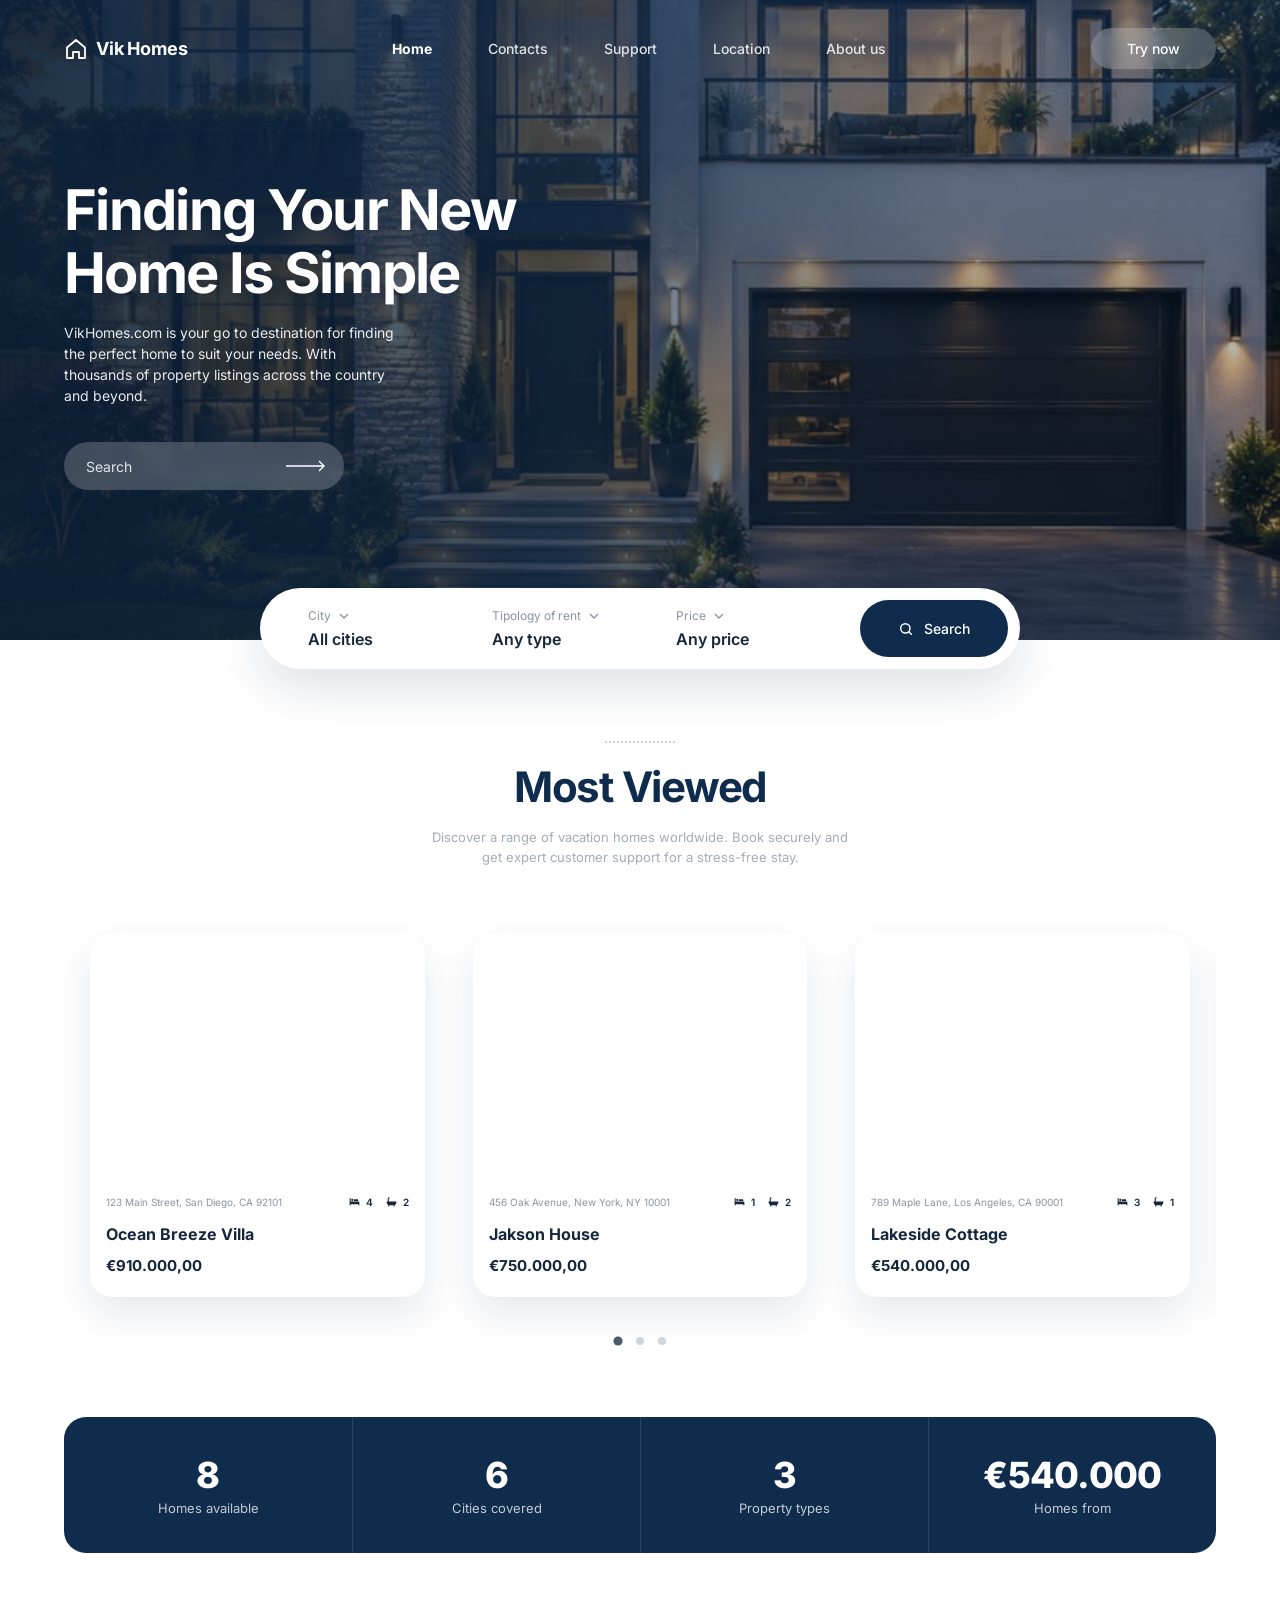
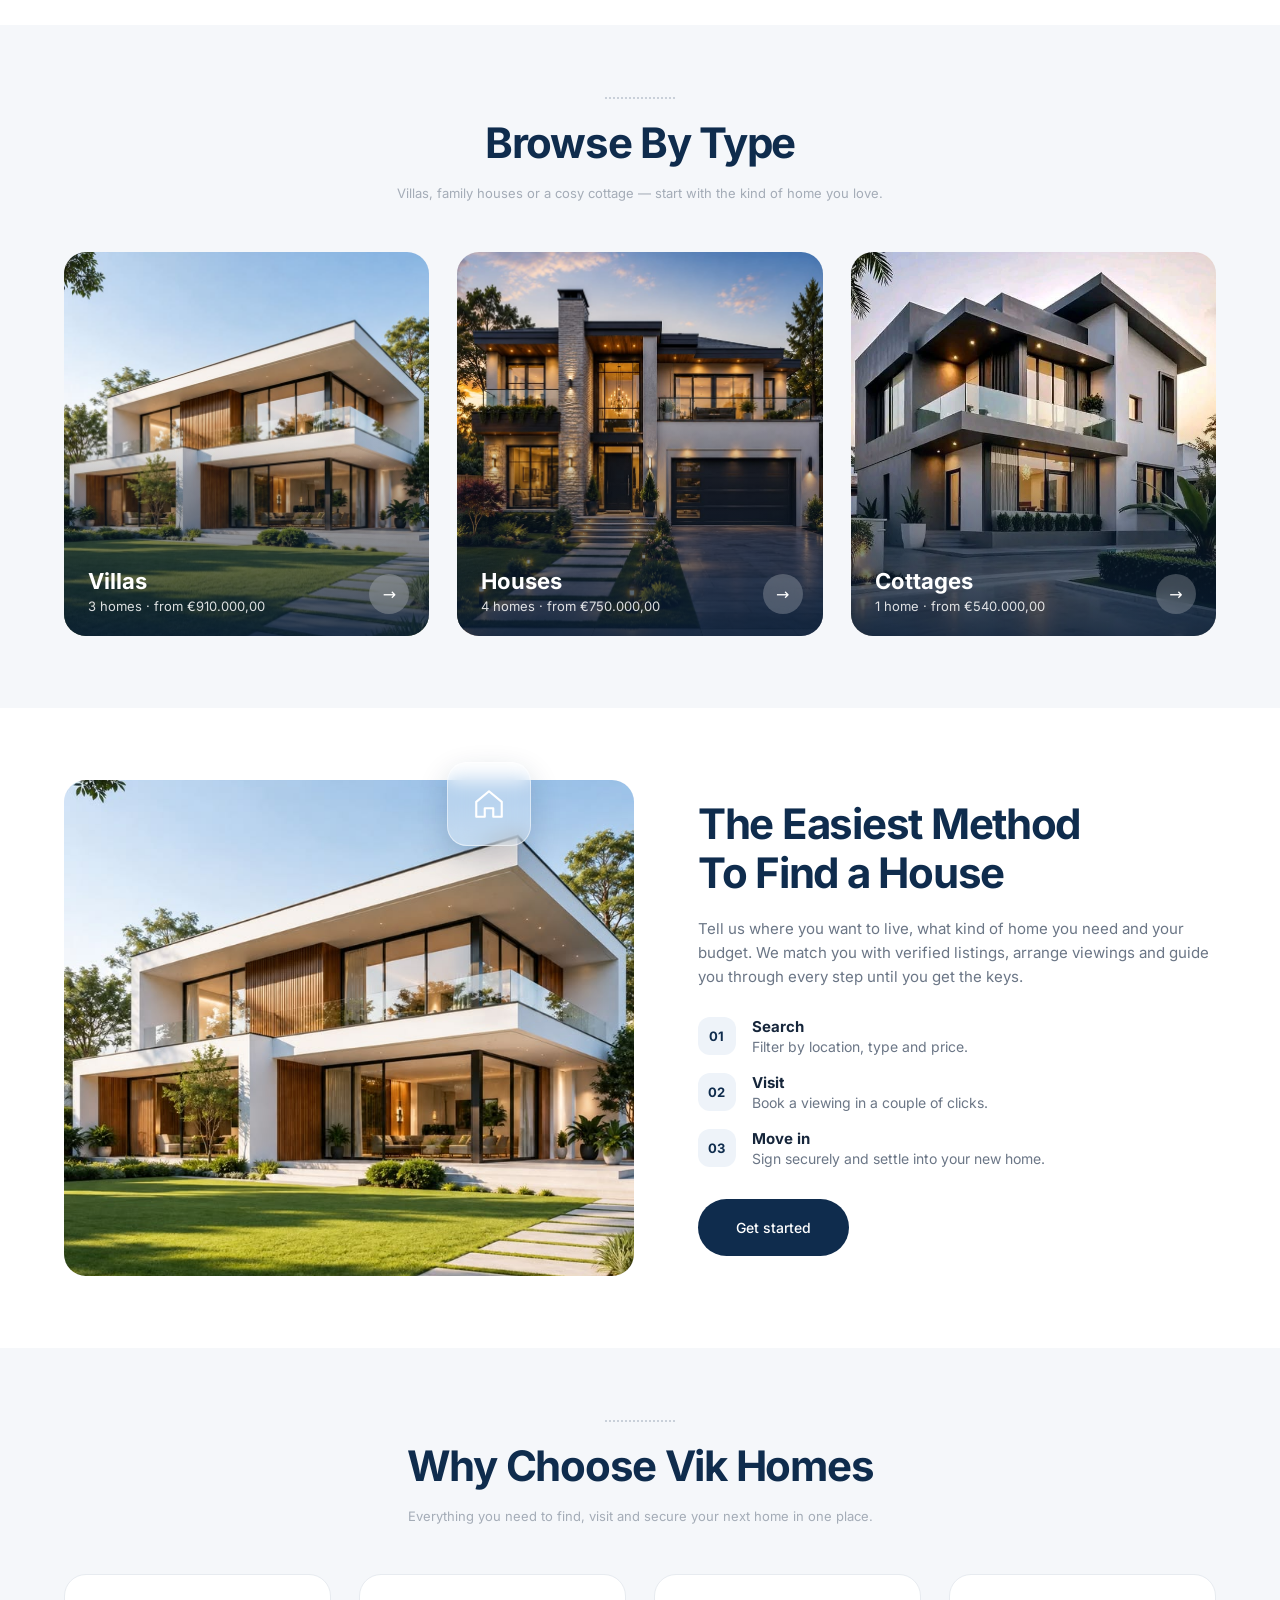
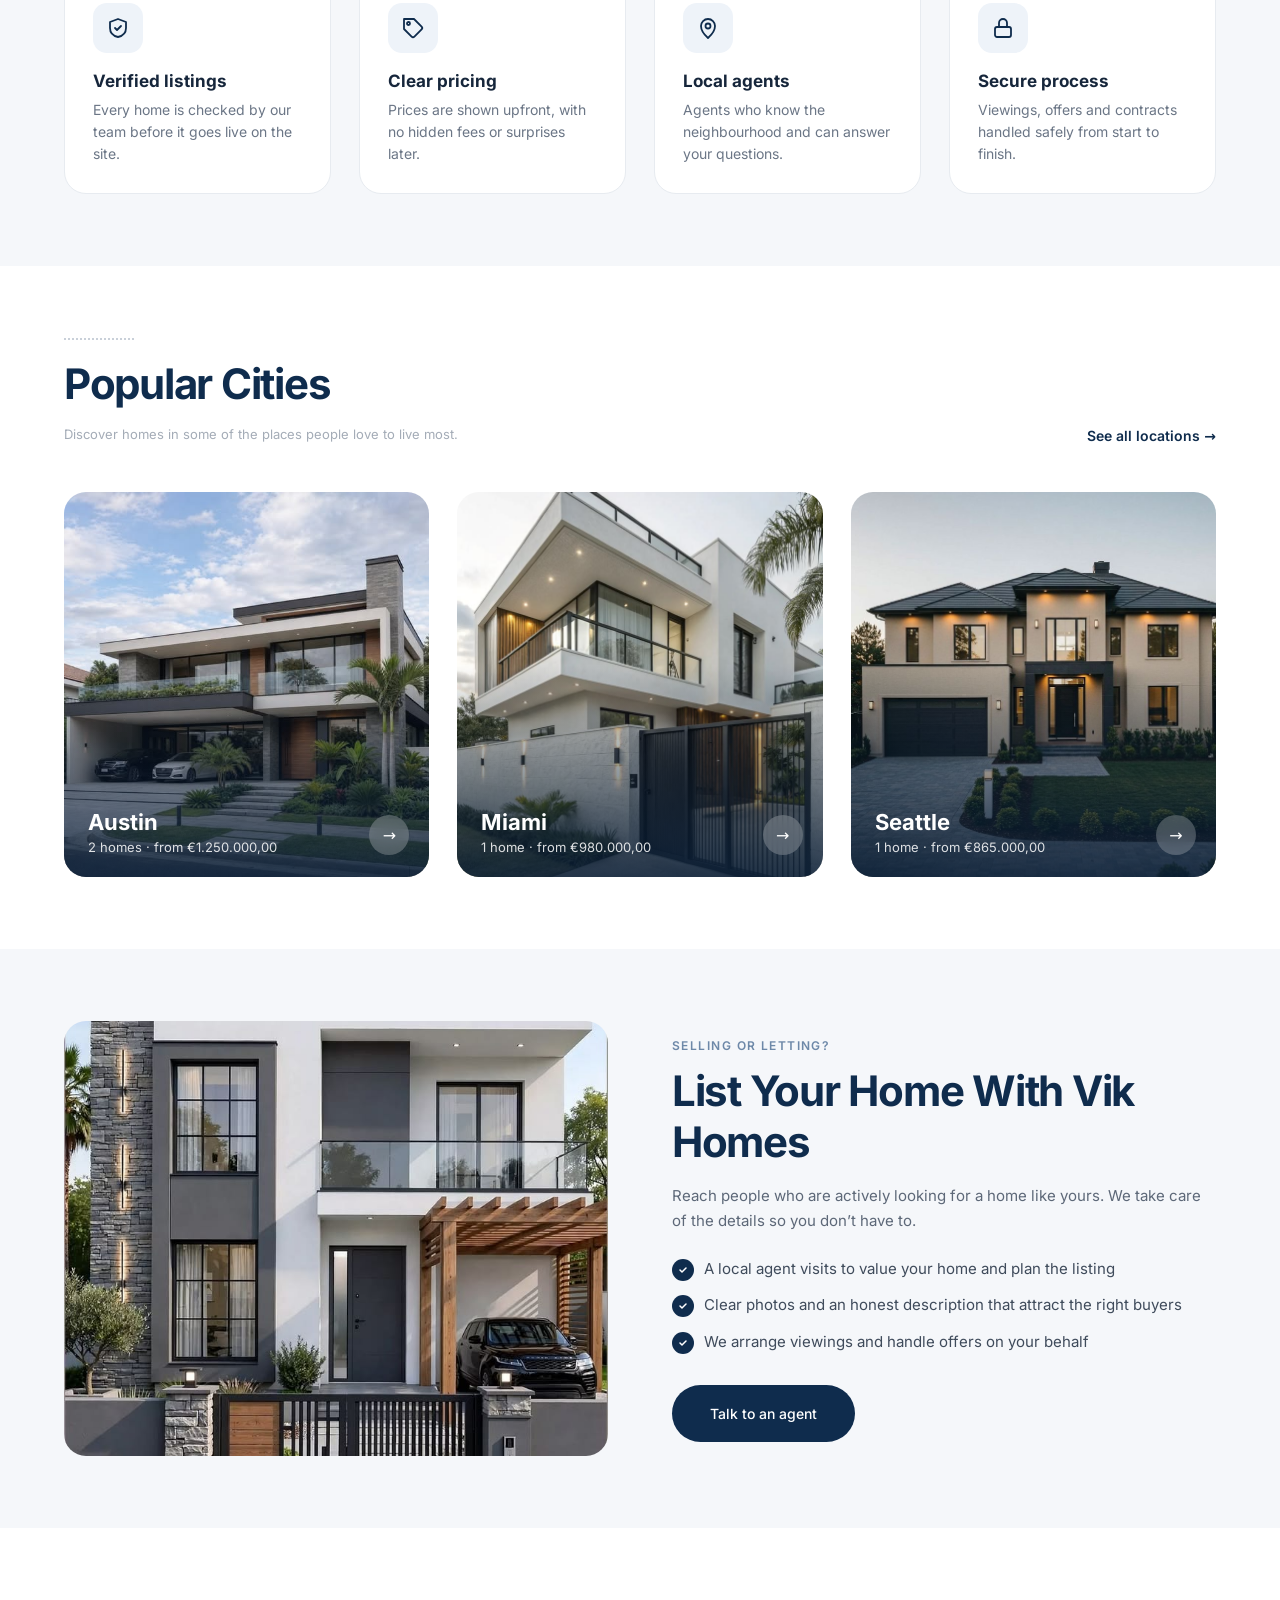
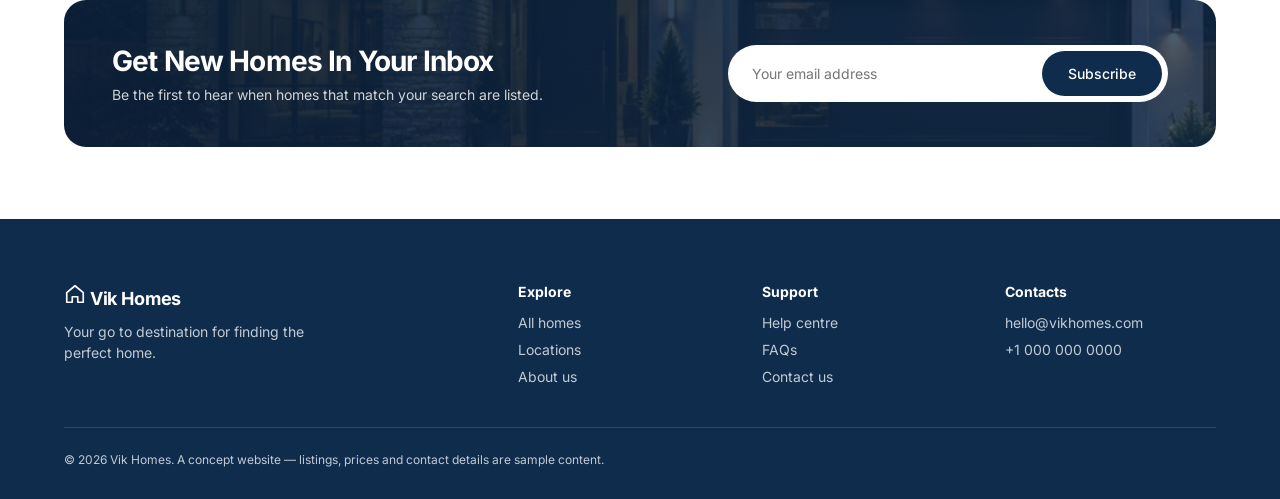
<file: index.html>
<!doctype html>
<html lang="en">
<head>
  <meta charset="utf-8">
  <meta name="viewport" content="width=device-width, initial-scale=1, viewport-fit=cover">
  <meta name="theme-color" content="#0f2c4d">
  <title>Vik Homes — Finding Your New Home Is Simple</title>
  <meta name="description" content="Vik Homes is your go-to destination for finding the perfect home to suit your needs.">
  <link rel="icon" href="favicon.svg" type="image/svg+xml">
  <link rel="preload" href="fonts/inter-400.woff2" as="font" type="font/woff2" crossorigin>
  <link rel="preload" href="fonts/inter-700.woff2" as="font" type="font/woff2" crossorigin>
  <meta property="og:type" content="website">
  <meta property="og:site_name" content="Vik Homes">
  <meta property="og:title" content="Vik Homes — Finding Your New Home Is Simple">
  <meta property="og:description" content="Vik Homes is your go-to destination for finding the perfect home to suit your needs.">
  <meta property="og:url" content="https://vikhomes.vercel.app/">
  <meta property="og:image" content="https://vikhomes.vercel.app/images/og.jpg">
  <meta property="og:image:width" content="1200">
  <meta property="og:image:height" content="630">
  <meta name="twitter:card" content="summary_large_image">
  <link rel="stylesheet" href="styles.css">
</head>
<body>
  <div class="page">
    <!-- Hero -->
    <header class="hero" id="home">
      <nav class="nav">
        <a href="index.html" class="logo" aria-label="Vik Homes home">
          <svg viewBox="0 0 24 24" width="24" height="24" fill="none" stroke="currentColor" stroke-width="1.8" stroke-linejoin="round" aria-hidden="true">
            <path d="M3 10.5 12 3l9 7.5V21h-6v-6H9v6H3z"/>
          </svg>
          <span>Vik Homes</span>
        </a>

        <button class="nav-toggle" aria-label="Open menu" aria-expanded="false">
          <span></span><span></span><span></span>
        </button>

        <ul class="nav-links">
          <li><a href="index.html" class="active" aria-current="page">Home</a></li>
          <li><a href="contacts.html">Contacts</a></li>
          <li><a href="support.html">Support</a></li>
          <li><a href="location.html">Location</a></li>
          <li><a href="about.html">About us</a></li>
        </ul>

        <a href="listings.html" class="btn-ghost">Try now</a>
      </nav>

      <div class="hero-content">
        <h1>Finding Your New<br>Home Is Simple</h1>
        <p>
          VikHomes.com is your go to destination for finding the perfect home to suit your needs.
          With thousands of property listings across the country and beyond.
        </p>
        <form class="hero-search" action="listings.html" method="get">
          <input type="text" name="q" placeholder="Search" aria-label="Search homes by name or city">
          <button type="submit" aria-label="Search">
            <svg viewBox="0 0 40 12" width="40" height="12" fill="none" stroke="currentColor" stroke-width="1.4" aria-hidden="true">
              <path d="M0 6h38M33 1l5 5-5 5"/>
            </svg>
          </button>
        </form>
      </div>
    </header>

    <!-- Search bar -->
    <form class="search-bar" id="search" action="listings.html" method="get">
      <label class="field">
        <span class="field-label">City <svg viewBox="0 0 10 6" width="10" height="6" aria-hidden="true"><path d="M1 1l4 4 4-4" fill="none" stroke="currentColor" stroke-width="1.4"/></svg></span>
        <select name="city"></select>
      </label>
      <label class="field">
        <span class="field-label">Tipology of rent <svg viewBox="0 0 10 6" width="10" height="6" aria-hidden="true"><path d="M1 1l4 4 4-4" fill="none" stroke="currentColor" stroke-width="1.4"/></svg></span>
        <select name="type"></select>
      </label>
      <label class="field">
        <span class="field-label">Price <svg viewBox="0 0 10 6" width="10" height="6" aria-hidden="true"><path d="M1 1l4 4 4-4" fill="none" stroke="currentColor" stroke-width="1.4"/></svg></span>
        <select name="price"></select>
      </label>
      <button type="submit" class="btn-primary">
        <svg viewBox="0 0 24 24" width="16" height="16" fill="none" stroke="currentColor" stroke-width="2.2" stroke-linecap="round" aria-hidden="true">
          <circle cx="11" cy="11" r="7"/><path d="m20 20-3.5-3.5"/>
        </svg>
        Search
      </button>
    </form>

    <!-- Most viewed -->
    <section class="most-viewed" id="most-viewed">
      <span class="eyebrow-line" aria-hidden="true"></span>
      <h2>Most Viewed</h2>
      <p class="section-sub">
        Discover a range of vacation homes worldwide. Book securely and get
        expert customer support for a stress-free stay.
      </p>

      <div class="carousel">
        <div class="track" id="track"></div>
      </div>
      <div class="dots" id="dots" role="tablist" aria-label="Listings pages"></div>
    </section>

    <section class="stats" id="stats" aria-label="Vik Homes in numbers"></section>

    <section class="section band">
        <div class="section-head">
          <span class="eyebrow-line" aria-hidden="true"></span>
          <h2>Browse By Type</h2>
          <p class="section-sub">Villas, family houses or a cosy cottage — start with the kind of home you love.</p>
        </div>
        <div class="cities types" id="types"></div>
    </section>

    <!-- Easiest method -->
    <section class="method" id="about">
      <div class="method-media">
        <img src="images/about.jpg" alt="Modern two-storey home with a glass balcony and palm-lined garden">
        <span class="method-badge" aria-hidden="true">
          <svg viewBox="0 0 24 24" width="34" height="34" fill="none" stroke="currentColor" stroke-width="1.5" stroke-linejoin="round">
            <path d="M3 10.5 12 3l9 7.5V21h-6v-6H9v6H3z"/>
          </svg>
        </span>
      </div>
      <div class="method-text">
        <h2>The Easiest Method<br>To Find a House</h2>
        <p>
          Tell us where you want to live, what kind of home you need and your budget.
          We match you with verified listings, arrange viewings and guide you through
          every step until you get the keys.
        </p>
        <ul class="steps">
          <li><span>01</span><div><strong>Search</strong>Filter by location, type and price.</div></li>
          <li><span>02</span><div><strong>Visit</strong>Book a viewing in a couple of clicks.</div></li>
          <li><span>03</span><div><strong>Move in</strong>Sign securely and settle into your new home.</div></li>
        </ul>
        <a href="listings.html" class="btn-primary">Get started</a>
      </div>
    </section>

    <section class="section band">
        <div class="section-head">
          <span class="eyebrow-line" aria-hidden="true"></span>
          <h2>Why Choose Vik Homes</h2>
          <p class="section-sub">Everything you need to find, visit and secure your next home in one place.</p>
        </div>
        <div class="tiles tiles-4 plain">
          <article class="tile">
            <span class="tile-icon"><svg viewBox="0 0 24 24" width="24" height="24" fill="none" stroke="currentColor" stroke-width="1.8" stroke-linecap="round" stroke-linejoin="round"><path d="M12 3 4 6v6c0 5 3.5 8 8 9 4.5-1 8-4 8-9V6z"/><path d="m9 12 2 2 4-4"/></svg></span>
            <h3>Verified listings</h3>
            <p>Every home is checked by our team before it goes live on the site.</p>
          </article>
          <article class="tile">
            <span class="tile-icon"><svg viewBox="0 0 24 24" width="24" height="24" fill="none" stroke="currentColor" stroke-width="1.8" stroke-linecap="round" stroke-linejoin="round"><path d="M20.6 13.4 13.4 20.6a2 2 0 0 1-2.8 0L3 13V3h10l7.6 7.6a2 2 0 0 1 0 2.8z"/><circle cx="7.5" cy="7.5" r="1.5"/></svg></span>
            <h3>Clear pricing</h3>
            <p>Prices are shown upfront, with no hidden fees or surprises later.</p>
          </article>
          <article class="tile">
            <span class="tile-icon"><svg viewBox="0 0 24 24" width="24" height="24" fill="none" stroke="currentColor" stroke-width="1.8" stroke-linecap="round" stroke-linejoin="round"><path d="M12 22s7-6.2 7-12a7 7 0 0 0-14 0c0 5.8 7 12 7 12z"/><circle cx="12" cy="10" r="2.5"/></svg></span>
            <h3>Local agents</h3>
            <p>Agents who know the neighbourhood and can answer your questions.</p>
          </article>
          <article class="tile">
            <span class="tile-icon"><svg viewBox="0 0 24 24" width="24" height="24" fill="none" stroke="currentColor" stroke-width="1.8" stroke-linecap="round" stroke-linejoin="round"><rect x="4" y="11" width="16" height="10" rx="2"/><path d="M8 11V7a4 4 0 0 1 8 0v4"/></svg></span>
            <h3>Secure process</h3>
            <p>Viewings, offers and contracts handled safely from start to finish.</p>
          </article>
        </div>
    </section>

    <section class="section">
        <div class="section-head left">
          <div>
            <span class="eyebrow-line" aria-hidden="true"></span>
            <h2>Popular Cities</h2>
            <p class="section-sub">Discover homes in some of the places people love to live most.</p>
          </div>
          <a href="location.html" class="link-arrow">See all locations →</a>
        </div>
        <div class="cities cities-3" id="cities-preview"></div>
    </section>

    <section class="section band">
      <div class="split">
        <img src="images/house-2.jpg" alt="Modern home with stone wall and timber pergola" loading="lazy">
        <div>
          <span class="eyebrow">Selling or letting?</span>
          <h2>List Your Home With Vik Homes</h2>
          <p class="lead">Reach people who are actively looking for a home like yours. We take care of the details so you don’t have to.</p>
          <ul class="checks">
            <li>A local agent visits to value your home and plan the listing</li>
            <li>Clear photos and an honest description that attract the right buyers</li>
            <li>We arrange viewings and handle offers on your behalf</li>
          </ul>
          <a href="contacts.html" class="btn-primary">Talk to an agent</a>
        </div>
      </div>
    </section>

    <div class="cta-wrap cta-top">
      <section class="cta">
        <div>
          <h2>Get New Homes In Your Inbox</h2>
          <p>Be the first to hear when homes that match your search are listed.</p>
        </div>
        <form class="cta-form" data-demo>
          <input type="email" name="email" placeholder="Your email address" aria-label="Email address" required autocomplete="email">
          <button type="submit" class="btn-primary">Subscribe</button>
          <p class="form-success" hidden>Thanks! You’re on the list.</p>
        </form>
      </section>
    </div>

    <!-- Footer -->
    <footer class="footer">
      <div class="footer-brand">
        <a href="index.html" class="logo">
          <svg viewBox="0 0 24 24" width="22" height="22" fill="none" stroke="currentColor" stroke-width="1.8" stroke-linejoin="round" aria-hidden="true">
            <path d="M3 10.5 12 3l9 7.5V21h-6v-6H9v6H3z"/>
          </svg>
          <span>Vik Homes</span>
        </a>
        <p>Your go to destination for finding the perfect home.</p>
      </div>
      <div>
        <h4>Explore</h4>
        <a href="listings.html">All homes</a>
        <a href="location.html">Locations</a>
        <a href="about.html">About us</a>
      </div>
      <div>
        <h4>Support</h4>
        <a href="support.html">Help centre</a>
        <a href="support.html">FAQs</a>
        <a href="contacts.html">Contact us</a>
      </div>
      <div>
        <h4>Contacts</h4>
        <a href="mailto:hello@vikhomes.com">hello@vikhomes.com</a>
        <a href="tel:+10000000000">+1 000 000 0000</a>
      </div>
      <p class="copyright">© <span id="year"></span> Vik Homes. A concept website — listings, prices and contact details are sample content.</p>
    </footer>
  </div>

  <nav class="tabbar" aria-label="Quick navigation">
    <a href="index.html" class="active" aria-current="page">
      <svg viewBox="0 0 24 24" fill="none" stroke="currentColor" stroke-width="1.8" stroke-linecap="round" stroke-linejoin="round" aria-hidden="true"><path d="M3 10.5 12 3l9 7.5V21h-6v-6H9v6H3z"/></svg>
      Home
    </a>
    <a href="listings.html">
      <svg viewBox="0 0 24 24" fill="none" stroke="currentColor" stroke-width="1.8" stroke-linecap="round" stroke-linejoin="round" aria-hidden="true"><circle cx="11" cy="11" r="7"/><path d="m20 20-3.5-3.5"/></svg>
      Search
    </a>
    <a href="location.html">
      <svg viewBox="0 0 24 24" fill="none" stroke="currentColor" stroke-width="1.8" stroke-linecap="round" stroke-linejoin="round" aria-hidden="true"><path d="M12 22s7-6.2 7-12a7 7 0 0 0-14 0c0 5.8 7 12 7 12z"/><circle cx="12" cy="10" r="2.5"/></svg>
      Places
    </a>
    <a href="support.html">
      <svg viewBox="0 0 24 24" fill="none" stroke="currentColor" stroke-width="1.8" stroke-linecap="round" stroke-linejoin="round" aria-hidden="true"><circle cx="12" cy="12" r="9"/><path d="M9.5 9a2.5 2.5 0 1 1 3.5 2.3c-.6.3-1 .9-1 1.6V14"/><path d="M12 17h.01"/></svg>
      Help
    </a>
    <a href="contacts.html">
      <svg viewBox="0 0 24 24" fill="none" stroke="currentColor" stroke-width="1.8" stroke-linecap="round" stroke-linejoin="round" aria-hidden="true"><rect x="3" y="5" width="18" height="14" rx="2"/><path d="m3 7 9 6 9-6"/></svg>
      Contact
    </a>
  </nav>

  <script src="data.js"></script>
  <script src="common.js"></script>
  <script src="script.js"></script>
</body>
</html>
</file>
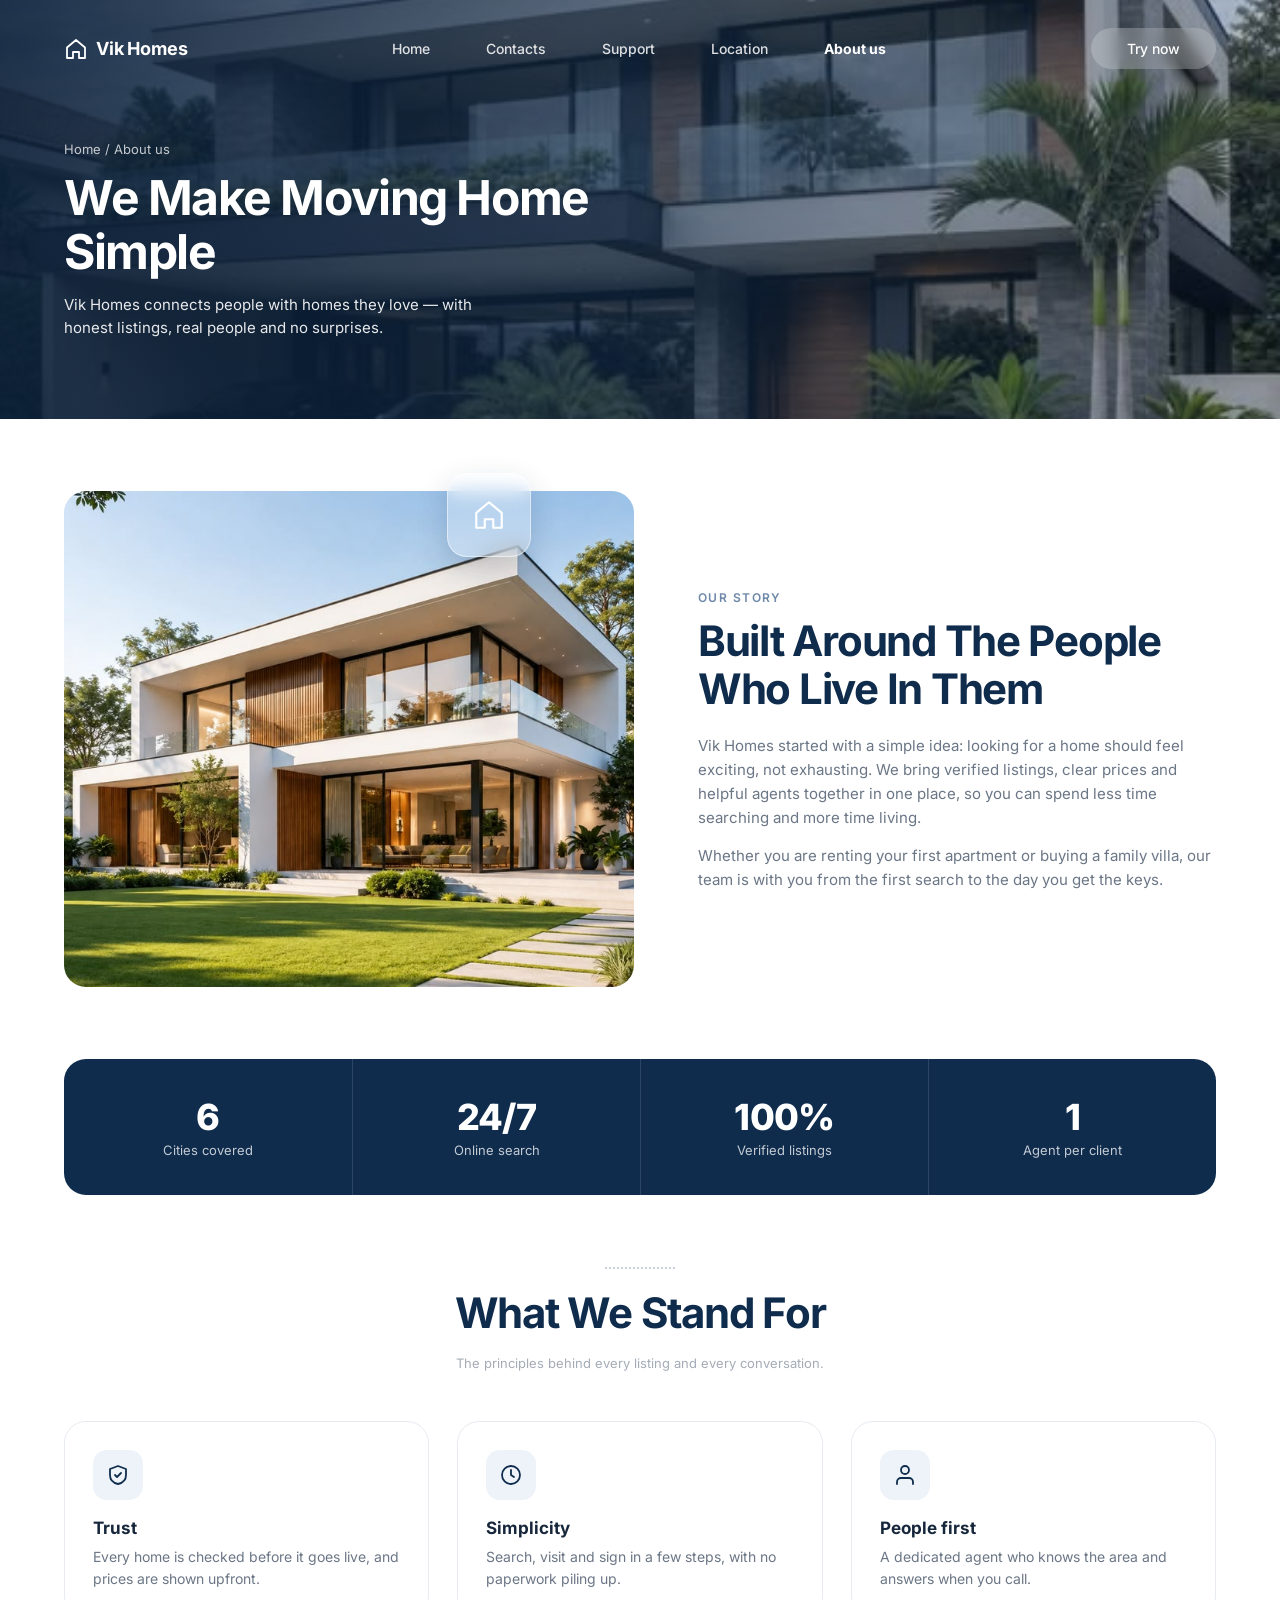
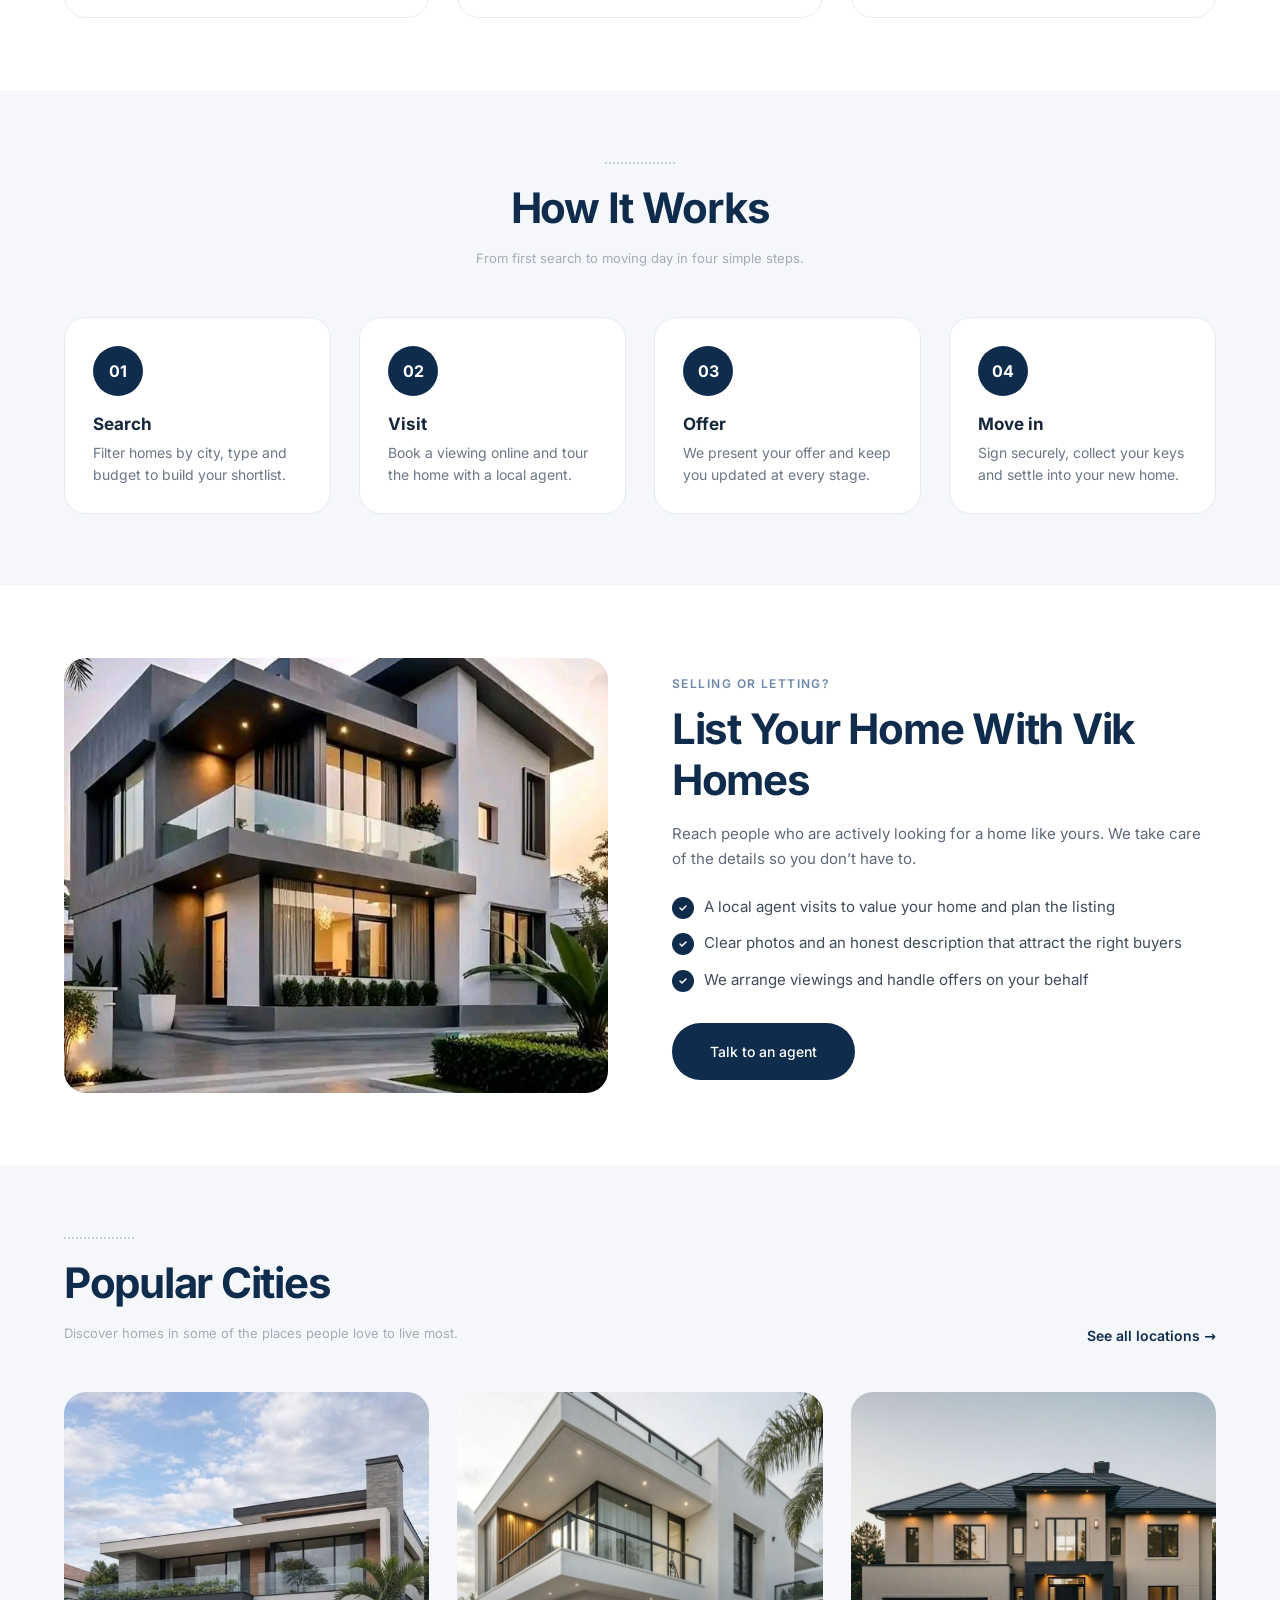
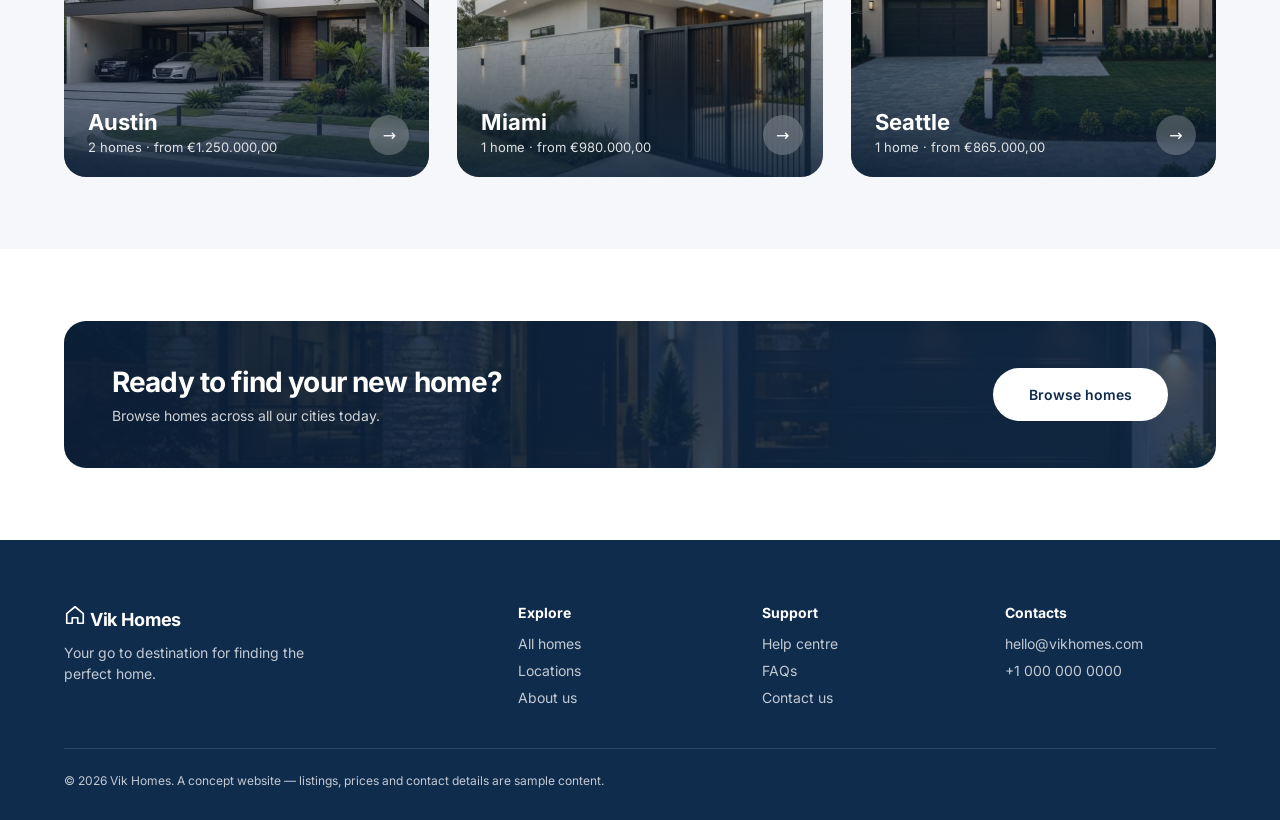
<file: about.html>
<!doctype html>
<html lang="en">
<head>
  <meta charset="utf-8">
  <meta name="viewport" content="width=device-width, initial-scale=1, viewport-fit=cover">
  <meta name="theme-color" content="#0f2c4d">
  <title>About Us — Vik Homes</title>
  <meta name="description" content="Vik Homes helps people find the right home, simply and securely.">
  <link rel="icon" href="favicon.svg" type="image/svg+xml">
  <link rel="preload" href="fonts/inter-400.woff2" as="font" type="font/woff2" crossorigin>
  <link rel="preload" href="fonts/inter-700.woff2" as="font" type="font/woff2" crossorigin>
  <meta property="og:type" content="website">
  <meta property="og:site_name" content="Vik Homes">
  <meta property="og:title" content="About Us — Vik Homes">
  <meta property="og:description" content="Vik Homes helps people find the right home, simply and securely.">
  <meta property="og:url" content="https://vikhomes.vercel.app/about.html">
  <meta property="og:image" content="https://vikhomes.vercel.app/images/og.jpg">
  <meta property="og:image:width" content="1200">
  <meta property="og:image:height" content="630">
  <meta name="twitter:card" content="summary_large_image">
  <link rel="stylesheet" href="styles.css">
</head>
<body>
  <div class="page">
    <header class="page-hero" style="--hero: url('images/house-6.jpg')">
      <nav class="nav">
        <a href="index.html" class="logo" aria-label="Vik Homes home">
          <svg viewBox="0 0 24 24" width="24" height="24" fill="none" stroke="currentColor" stroke-width="1.8" stroke-linejoin="round" aria-hidden="true">
            <path d="M3 10.5 12 3l9 7.5V21h-6v-6H9v6H3z"/>
          </svg>
          <span>Vik Homes</span>
        </a>

        <button class="nav-toggle" aria-label="Open menu" aria-expanded="false">
          <span></span><span></span><span></span>
        </button>

        <ul class="nav-links">
          <li><a href="index.html">Home</a></li>
          <li><a href="contacts.html">Contacts</a></li>
          <li><a href="support.html">Support</a></li>
          <li><a href="location.html">Location</a></li>
          <li><a href="about.html" class="active" aria-current="page">About us</a></li>
        </ul>

        <a href="listings.html" class="btn-ghost">Try now</a>
      </nav>
      <div class="page-hero-content">
        <p class="crumbs"><a href="index.html">Home</a> / About us</p>
        <h1>We Make Moving Home Simple</h1>
        <p>Vik Homes connects people with homes they love — with honest listings, real people and no surprises.</p>
      </div>
    </header>

    <main>
      <section class="method">
        <div class="method-media">
          <img src="images/about.jpg" alt="Modern white home with timber screens and a large lawn">
          <span class="method-badge" aria-hidden="true">
            <svg viewBox="0 0 24 24" width="34" height="34" fill="none" stroke="currentColor" stroke-width="1.5" stroke-linejoin="round">
              <path d="M3 10.5 12 3l9 7.5V21h-6v-6H9v6H3z"/>
            </svg>
          </span>
        </div>
        <div class="method-text">
          <span class="eyebrow">Our story</span>
          <h2>Built Around The People Who Live In Them</h2>
          <p>
            Vik Homes started with a simple idea: looking for a home should feel exciting, not exhausting.
            We bring verified listings, clear prices and helpful agents together in one place, so you can
            spend less time searching and more time living.
          </p>
          <p>
            Whether you are renting your first apartment or buying a family villa, our team is with you
            from the first search to the day you get the keys.
          </p>
        </div>
      </section>

      <section class="stats">
        <div><strong>6</strong><span>Cities covered</span></div>
        <div><strong>24/7</strong><span>Online search</span></div>
        <div><strong>100%</strong><span>Verified listings</span></div>
        <div><strong>1</strong><span>Agent per client</span></div>
      </section>

      <section class="section centered">
        <span class="eyebrow-line" aria-hidden="true"></span>
        <h2>What We Stand For</h2>
        <p class="section-sub">The principles behind every listing and every conversation.</p>
        <div class="tiles">
          <article class="tile">
            <span class="tile-icon"><svg viewBox="0 0 24 24" width="24" height="24" fill="none" stroke="currentColor" stroke-width="1.8" stroke-linecap="round" stroke-linejoin="round"><path d="M12 3 4 6v6c0 5 3.5 8 8 9 4.5-1 8-4 8-9V6z"/><path d="m9 12 2 2 4-4"/></svg></span>
            <h3>Trust</h3>
            <p>Every home is checked before it goes live, and prices are shown upfront.</p>
          </article>
          <article class="tile">
            <span class="tile-icon"><svg viewBox="0 0 24 24" width="24" height="24" fill="none" stroke="currentColor" stroke-width="1.8" stroke-linecap="round" stroke-linejoin="round"><circle cx="12" cy="12" r="9"/><path d="M12 7v5l3 2"/></svg></span>
            <h3>Simplicity</h3>
            <p>Search, visit and sign in a few steps, with no paperwork piling up.</p>
          </article>
          <article class="tile">
            <span class="tile-icon"><svg viewBox="0 0 24 24" width="24" height="24" fill="none" stroke="currentColor" stroke-width="1.8" stroke-linecap="round" stroke-linejoin="round"><path d="M20 21v-2a4 4 0 0 0-4-4H8a4 4 0 0 0-4 4v2"/><circle cx="12" cy="7" r="4"/></svg></span>
            <h3>People first</h3>
            <p>A dedicated agent who knows the area and answers when you call.</p>
          </article>
        </div>
      </section>

      <section class="section band">
        <div class="section-head">
          <span class="eyebrow-line" aria-hidden="true"></span>
          <h2>How It Works</h2>
          <p class="section-sub">From first search to moving day in four simple steps.</p>
        </div>
        <div class="tiles tiles-4 plain">
          <article class="tile">
            <span class="tile-num">01</span>
            <h3>Search</h3>
            <p>Filter homes by city, type and budget to build your shortlist.</p>
          </article>
          <article class="tile">
            <span class="tile-num">02</span>
            <h3>Visit</h3>
            <p>Book a viewing online and tour the home with a local agent.</p>
          </article>
          <article class="tile">
            <span class="tile-num">03</span>
            <h3>Offer</h3>
            <p>We present your offer and keep you updated at every stage.</p>
          </article>
          <article class="tile">
            <span class="tile-num">04</span>
            <h3>Move in</h3>
            <p>Sign securely, collect your keys and settle into your new home.</p>
          </article>
        </div>
    </section>

    <section class="section">
      <div class="split">
        <img src="images/house-3.jpg" alt="Contemporary home with cantilevered terrace at dusk" loading="lazy">
        <div>
          <span class="eyebrow">Selling or letting?</span>
          <h2>List Your Home With Vik Homes</h2>
          <p class="lead">Reach people who are actively looking for a home like yours. We take care of the details so you don’t have to.</p>
          <ul class="checks">
            <li>A local agent visits to value your home and plan the listing</li>
            <li>Clear photos and an honest description that attract the right buyers</li>
            <li>We arrange viewings and handle offers on your behalf</li>
          </ul>
          <a href="contacts.html" class="btn-primary">Talk to an agent</a>
        </div>
      </div>
    </section>

    <section class="section band">
        <div class="section-head left">
          <div>
            <span class="eyebrow-line" aria-hidden="true"></span>
            <h2>Popular Cities</h2>
            <p class="section-sub">Discover homes in some of the places people love to live most.</p>
          </div>
          <a href="location.html" class="link-arrow">See all locations →</a>
        </div>
        <div class="cities cities-3" id="cities-preview"></div>
    </section>

      <section class="cta standalone">
        <div>
          <h2>Ready to find your new home?</h2>
          <p>Browse homes across all our cities today.</p>
        </div>
        <a href="listings.html" class="btn-light">Browse homes</a>
      </section>
    </main>

    <footer class="footer">
      <div class="footer-brand">
        <a href="index.html" class="logo">
          <svg viewBox="0 0 24 24" width="22" height="22" fill="none" stroke="currentColor" stroke-width="1.8" stroke-linejoin="round" aria-hidden="true">
            <path d="M3 10.5 12 3l9 7.5V21h-6v-6H9v6H3z"/>
          </svg>
          <span>Vik Homes</span>
        </a>
        <p>Your go to destination for finding the perfect home.</p>
      </div>
      <div>
        <h4>Explore</h4>
        <a href="listings.html">All homes</a>
        <a href="location.html">Locations</a>
        <a href="about.html">About us</a>
      </div>
      <div>
        <h4>Support</h4>
        <a href="support.html">Help centre</a>
        <a href="support.html">FAQs</a>
        <a href="contacts.html">Contact us</a>
      </div>
      <div>
        <h4>Contacts</h4>
        <a href="mailto:hello@vikhomes.com">hello@vikhomes.com</a>
        <a href="tel:+10000000000">+1 000 000 0000</a>
      </div>
      <p class="copyright">© <span id="year"></span> Vik Homes. A concept website — listings, prices and contact details are sample content.</p>
    </footer>
  </div>

  <nav class="tabbar" aria-label="Quick navigation">
    <a href="index.html">
      <svg viewBox="0 0 24 24" fill="none" stroke="currentColor" stroke-width="1.8" stroke-linecap="round" stroke-linejoin="round" aria-hidden="true"><path d="M3 10.5 12 3l9 7.5V21h-6v-6H9v6H3z"/></svg>
      Home
    </a>
    <a href="listings.html">
      <svg viewBox="0 0 24 24" fill="none" stroke="currentColor" stroke-width="1.8" stroke-linecap="round" stroke-linejoin="round" aria-hidden="true"><circle cx="11" cy="11" r="7"/><path d="m20 20-3.5-3.5"/></svg>
      Search
    </a>
    <a href="location.html">
      <svg viewBox="0 0 24 24" fill="none" stroke="currentColor" stroke-width="1.8" stroke-linecap="round" stroke-linejoin="round" aria-hidden="true"><path d="M12 22s7-6.2 7-12a7 7 0 0 0-14 0c0 5.8 7 12 7 12z"/><circle cx="12" cy="10" r="2.5"/></svg>
      Places
    </a>
    <a href="support.html">
      <svg viewBox="0 0 24 24" fill="none" stroke="currentColor" stroke-width="1.8" stroke-linecap="round" stroke-linejoin="round" aria-hidden="true"><circle cx="12" cy="12" r="9"/><path d="M9.5 9a2.5 2.5 0 1 1 3.5 2.3c-.6.3-1 .9-1 1.6V14"/><path d="M12 17h.01"/></svg>
      Help
    </a>
    <a href="contacts.html">
      <svg viewBox="0 0 24 24" fill="none" stroke="currentColor" stroke-width="1.8" stroke-linecap="round" stroke-linejoin="round" aria-hidden="true"><rect x="3" y="5" width="18" height="14" rx="2"/><path d="m3 7 9 6 9-6"/></svg>
      Contact
    </a>
  </nav>

  <script src="data.js"></script>
  <script src="common.js"></script>
</body>
</html>
</file>
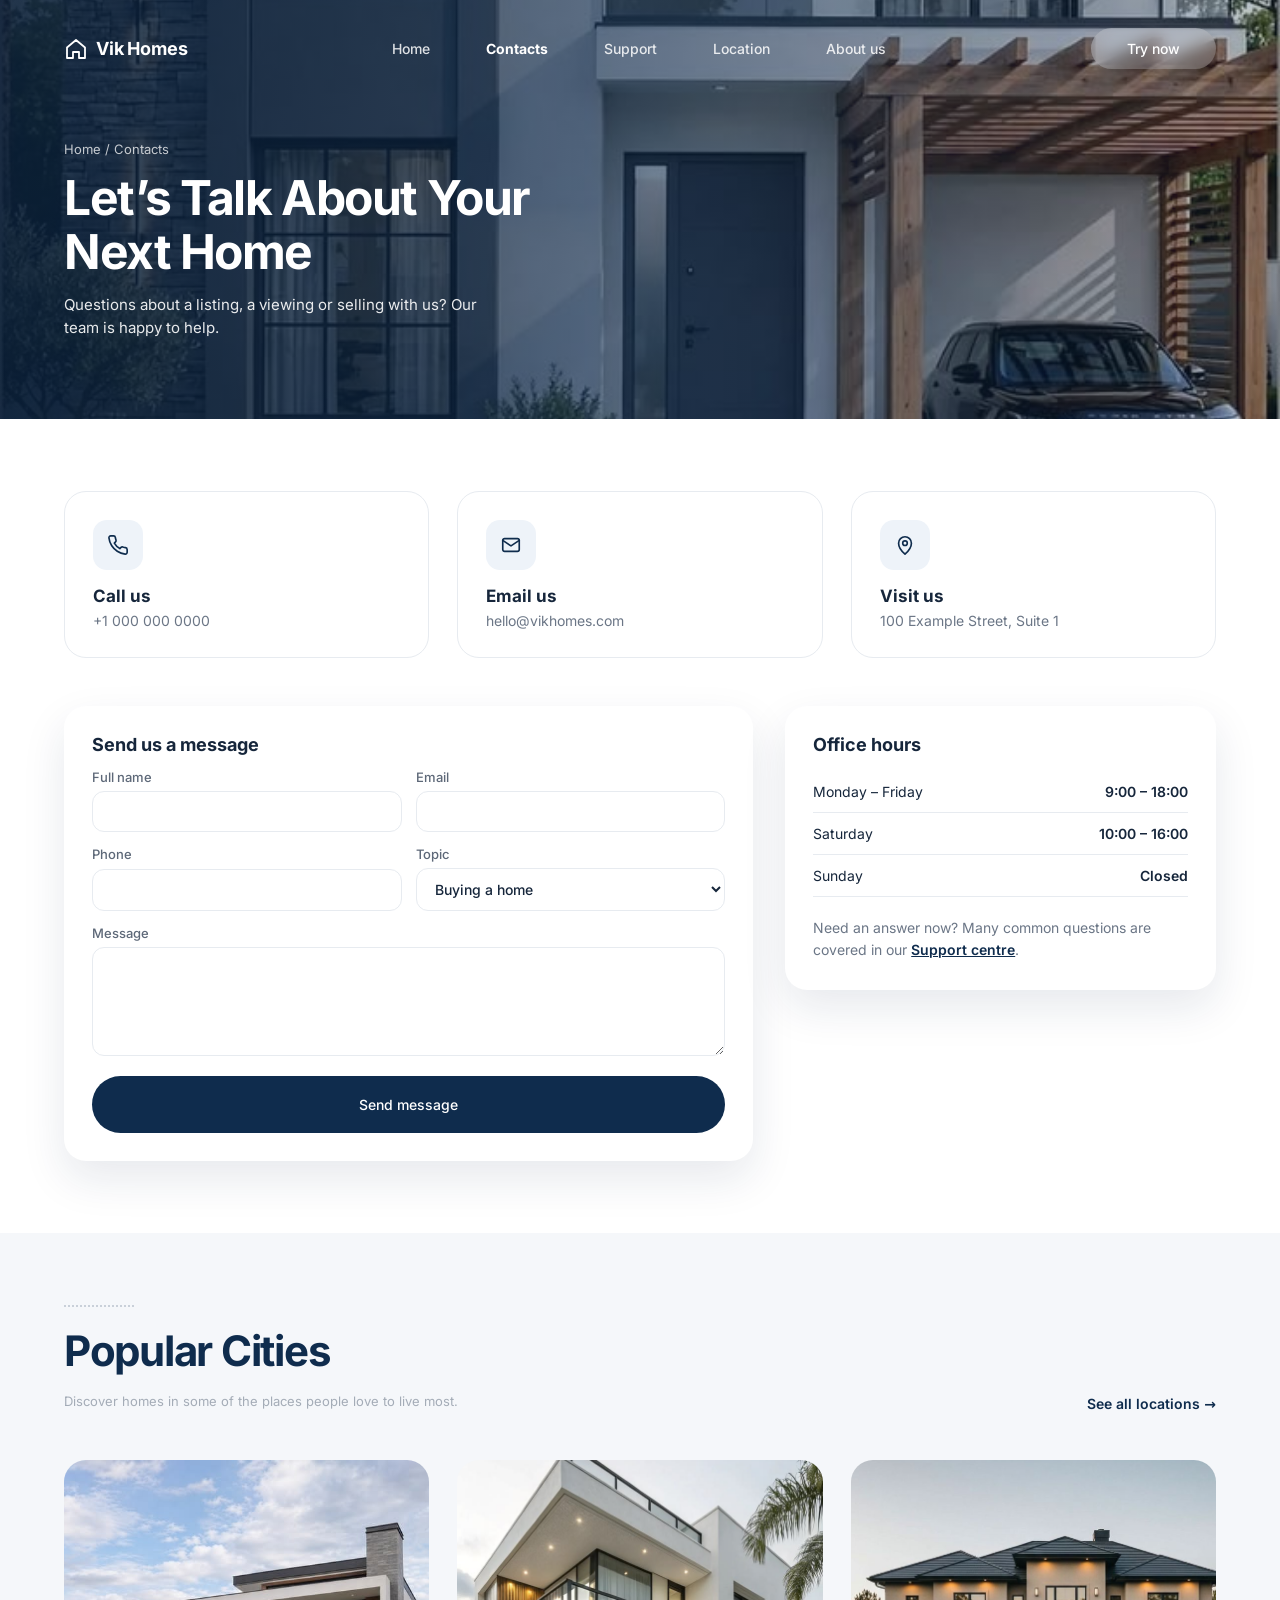
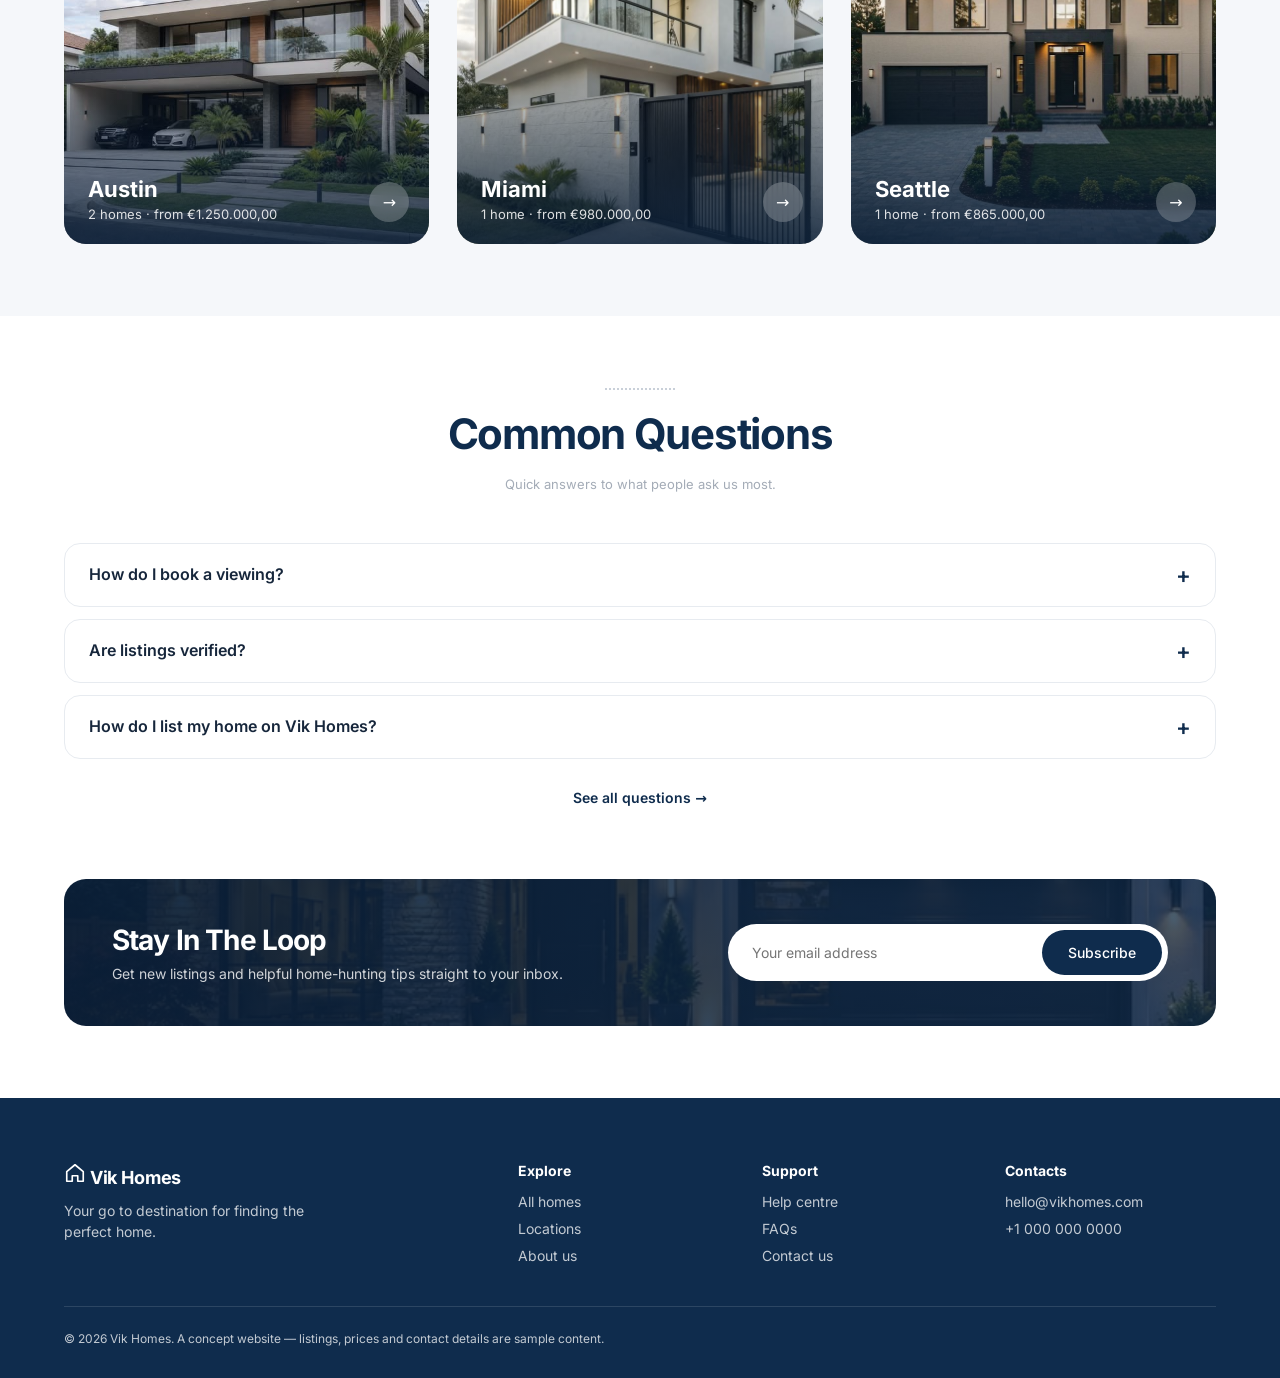
<file: contacts.html>
<!doctype html>
<html lang="en">
<head>
  <meta charset="utf-8">
  <meta name="viewport" content="width=device-width, initial-scale=1, viewport-fit=cover">
  <meta name="theme-color" content="#0f2c4d">
  <title>Contacts — Vik Homes</title>
  <meta name="description" content="Get in touch with the Vik Homes team.">
  <link rel="icon" href="favicon.svg" type="image/svg+xml">
  <link rel="preload" href="fonts/inter-400.woff2" as="font" type="font/woff2" crossorigin>
  <link rel="preload" href="fonts/inter-700.woff2" as="font" type="font/woff2" crossorigin>
  <meta property="og:type" content="website">
  <meta property="og:site_name" content="Vik Homes">
  <meta property="og:title" content="Contacts — Vik Homes">
  <meta property="og:description" content="Get in touch with the Vik Homes team.">
  <meta property="og:url" content="https://vikhomes.vercel.app/contacts.html">
  <meta property="og:image" content="https://vikhomes.vercel.app/images/og.jpg">
  <meta property="og:image:width" content="1200">
  <meta property="og:image:height" content="630">
  <meta name="twitter:card" content="summary_large_image">
  <link rel="stylesheet" href="styles.css">
</head>
<body>
  <div class="page">
    <header class="page-hero" style="--hero: url('images/house-2.jpg')">
      <nav class="nav">
        <a href="index.html" class="logo" aria-label="Vik Homes home">
          <svg viewBox="0 0 24 24" width="24" height="24" fill="none" stroke="currentColor" stroke-width="1.8" stroke-linejoin="round" aria-hidden="true">
            <path d="M3 10.5 12 3l9 7.5V21h-6v-6H9v6H3z"/>
          </svg>
          <span>Vik Homes</span>
        </a>

        <button class="nav-toggle" aria-label="Open menu" aria-expanded="false">
          <span></span><span></span><span></span>
        </button>

        <ul class="nav-links">
          <li><a href="index.html">Home</a></li>
          <li><a href="contacts.html" class="active" aria-current="page">Contacts</a></li>
          <li><a href="support.html">Support</a></li>
          <li><a href="location.html">Location</a></li>
          <li><a href="about.html">About us</a></li>
        </ul>

        <a href="listings.html" class="btn-ghost">Try now</a>
      </nav>
      <div class="page-hero-content">
        <p class="crumbs"><a href="index.html">Home</a> / Contacts</p>
        <h1>Let’s Talk About Your Next Home</h1>
        <p>Questions about a listing, a viewing or selling with us? Our team is happy to help.</p>
      </div>
    </header>

    <main class="section">
      <div class="info-cards">
        <a class="info-card" href="tel:+10000000000">
          <span class="tile-icon"><svg viewBox="0 0 24 24" width="22" height="22" fill="none" stroke="currentColor" stroke-width="1.8" stroke-linecap="round" stroke-linejoin="round"><path d="M22 16.9v3a2 2 0 0 1-2.2 2 19.8 19.8 0 0 1-8.6-3.1 19.5 19.5 0 0 1-6-6A19.8 19.8 0 0 1 2.1 4.2 2 2 0 0 1 4.1 2h3a2 2 0 0 1 2 1.7c.1 1 .4 1.9.7 2.8a2 2 0 0 1-.5 2.1L8 9.9a16 16 0 0 0 6 6l1.3-1.3a2 2 0 0 1 2.1-.4c.9.3 1.8.6 2.8.7a2 2 0 0 1 1.7 2z"/></svg></span>
          <h3>Call us</h3>
          <p>+1 000 000 0000</p>
        </a>
        <a class="info-card" href="mailto:hello@vikhomes.com">
          <span class="tile-icon"><svg viewBox="0 0 24 24" width="22" height="22" fill="none" stroke="currentColor" stroke-width="1.8" stroke-linecap="round" stroke-linejoin="round"><rect x="3" y="5" width="18" height="14" rx="2"/><path d="m3 7 9 6 9-6"/></svg></span>
          <h3>Email us</h3>
          <p>hello@vikhomes.com</p>
        </a>
        <a class="info-card" href="location.html">
          <span class="tile-icon"><svg viewBox="0 0 24 24" width="22" height="22" fill="none" stroke="currentColor" stroke-width="1.8" stroke-linecap="round" stroke-linejoin="round"><path d="M12 22s7-6.2 7-12a7 7 0 0 0-14 0c0 5.8 7 12 7 12z"/><circle cx="12" cy="10" r="2.5"/></svg></span>
          <h3>Visit us</h3>
          <p>100 Example Street, Suite 1</p>
        </a>
      </div>

      <div class="contact-layout">
        <form class="form panel" data-demo>
          <h3>Send us a message</h3>
          <div class="form-row">
            <label>Full name<input type="text" name="name" required autocomplete="name"></label>
            <label>Email<input type="email" name="email" required autocomplete="email"></label>
          </div>
          <div class="form-row">
            <label>Phone<input type="tel" name="phone" autocomplete="tel"></label>
            <label>Topic
              <select name="topic">
                <option>Buying a home</option>
                <option>Renting a home</option>
                <option>Selling or listing a home</option>
                <option>Something else</option>
              </select>
            </label>
          </div>
          <label>Message<textarea name="message" rows="5" required></textarea></label>
          <button type="submit" class="btn-primary">Send message</button>
          <p class="form-success" hidden>Thanks for reaching out! We’ll reply within one working day.</p>
        </form>

        <aside class="panel hours">
          <h3>Office hours</h3>
          <ul>
            <li><span>Monday – Friday</span><span>9:00 – 18:00</span></li>
            <li><span>Saturday</span><span>10:00 – 16:00</span></li>
            <li><span>Sunday</span><span>Closed</span></li>
          </ul>
          <p>Need an answer now? Many common questions are covered in our <a href="support.html">Support centre</a>.</p>
        </aside>
      </div>
    </main>

    <section class="section band">
        <div class="section-head left">
          <div>
            <span class="eyebrow-line" aria-hidden="true"></span>
            <h2>Popular Cities</h2>
            <p class="section-sub">Discover homes in some of the places people love to live most.</p>
          </div>
          <a href="location.html" class="link-arrow">See all locations →</a>
        </div>
        <div class="cities cities-3" id="cities-preview"></div>
    </section>

    <section class="section">
        <div class="section-head">
          <span class="eyebrow-line" aria-hidden="true"></span>
          <h2>Common Questions</h2>
          <p class="section-sub">Quick answers to what people ask us most.</p>
        </div>
        <div class="faq">
          <details>
            <summary>How do I book a viewing?</summary>
            <p>Open any home, fill in the “Book a viewing” form with your preferred date, and an agent will contact you to confirm a time.</p>
          </details>
          <details>
            <summary>Are listings verified?</summary>
            <p>Yes. Every home is checked by our team before it goes live, including ownership and the details shown on the listing.</p>
          </details>
          <details>
            <summary>How do I list my home on Vik Homes?</summary>
            <p>Send us a message through the <a href="contacts.html">contact form</a> and choose “Selling or listing a home”. An agent will arrange a visit and help you prepare the listing.</p>
          </details>
        </div>
        <p class="faq-more"><a href="support.html" class="link-arrow">See all questions →</a></p>
    </section>

    <div class="cta-wrap">
      <section class="cta">
        <div>
          <h2>Stay In The Loop</h2>
          <p>Get new listings and helpful home-hunting tips straight to your inbox.</p>
        </div>
        <form class="cta-form" data-demo>
          <input type="email" name="email" placeholder="Your email address" aria-label="Email address" required autocomplete="email">
          <button type="submit" class="btn-primary">Subscribe</button>
          <p class="form-success" hidden>Thanks! You’re on the list.</p>
        </form>
      </section>
    </div>

    <footer class="footer">
      <div class="footer-brand">
        <a href="index.html" class="logo">
          <svg viewBox="0 0 24 24" width="22" height="22" fill="none" stroke="currentColor" stroke-width="1.8" stroke-linejoin="round" aria-hidden="true">
            <path d="M3 10.5 12 3l9 7.5V21h-6v-6H9v6H3z"/>
          </svg>
          <span>Vik Homes</span>
        </a>
        <p>Your go to destination for finding the perfect home.</p>
      </div>
      <div>
        <h4>Explore</h4>
        <a href="listings.html">All homes</a>
        <a href="location.html">Locations</a>
        <a href="about.html">About us</a>
      </div>
      <div>
        <h4>Support</h4>
        <a href="support.html">Help centre</a>
        <a href="support.html">FAQs</a>
        <a href="contacts.html">Contact us</a>
      </div>
      <div>
        <h4>Contacts</h4>
        <a href="mailto:hello@vikhomes.com">hello@vikhomes.com</a>
        <a href="tel:+10000000000">+1 000 000 0000</a>
      </div>
      <p class="copyright">© <span id="year"></span> Vik Homes. A concept website — listings, prices and contact details are sample content.</p>
    </footer>
  </div>

  <nav class="tabbar" aria-label="Quick navigation">
    <a href="index.html">
      <svg viewBox="0 0 24 24" fill="none" stroke="currentColor" stroke-width="1.8" stroke-linecap="round" stroke-linejoin="round" aria-hidden="true"><path d="M3 10.5 12 3l9 7.5V21h-6v-6H9v6H3z"/></svg>
      Home
    </a>
    <a href="listings.html">
      <svg viewBox="0 0 24 24" fill="none" stroke="currentColor" stroke-width="1.8" stroke-linecap="round" stroke-linejoin="round" aria-hidden="true"><circle cx="11" cy="11" r="7"/><path d="m20 20-3.5-3.5"/></svg>
      Search
    </a>
    <a href="location.html">
      <svg viewBox="0 0 24 24" fill="none" stroke="currentColor" stroke-width="1.8" stroke-linecap="round" stroke-linejoin="round" aria-hidden="true"><path d="M12 22s7-6.2 7-12a7 7 0 0 0-14 0c0 5.8 7 12 7 12z"/><circle cx="12" cy="10" r="2.5"/></svg>
      Places
    </a>
    <a href="support.html">
      <svg viewBox="0 0 24 24" fill="none" stroke="currentColor" stroke-width="1.8" stroke-linecap="round" stroke-linejoin="round" aria-hidden="true"><circle cx="12" cy="12" r="9"/><path d="M9.5 9a2.5 2.5 0 1 1 3.5 2.3c-.6.3-1 .9-1 1.6V14"/><path d="M12 17h.01"/></svg>
      Help
    </a>
    <a href="contacts.html" class="active" aria-current="page">
      <svg viewBox="0 0 24 24" fill="none" stroke="currentColor" stroke-width="1.8" stroke-linecap="round" stroke-linejoin="round" aria-hidden="true"><rect x="3" y="5" width="18" height="14" rx="2"/><path d="m3 7 9 6 9-6"/></svg>
      Contact
    </a>
  </nav>

  <script src="data.js"></script>
  <script src="common.js"></script>
</body>
</html>
</file>
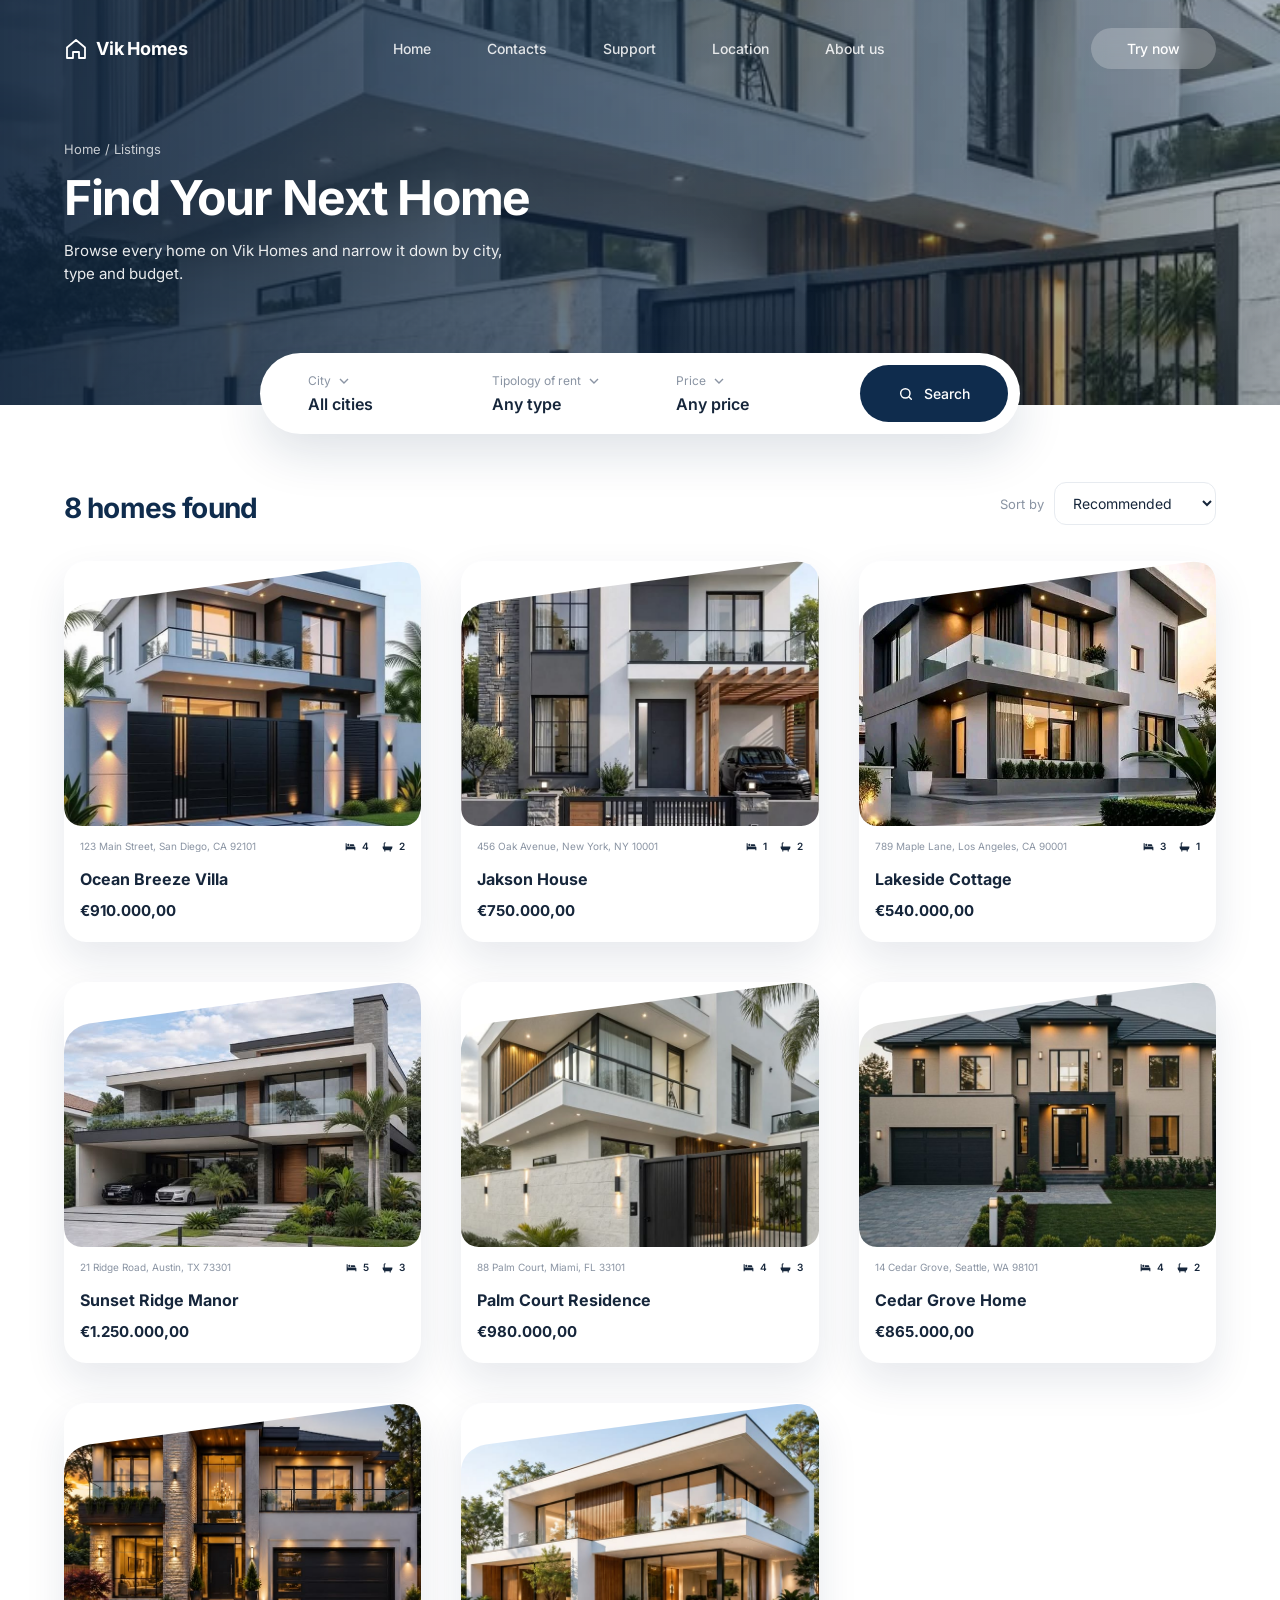
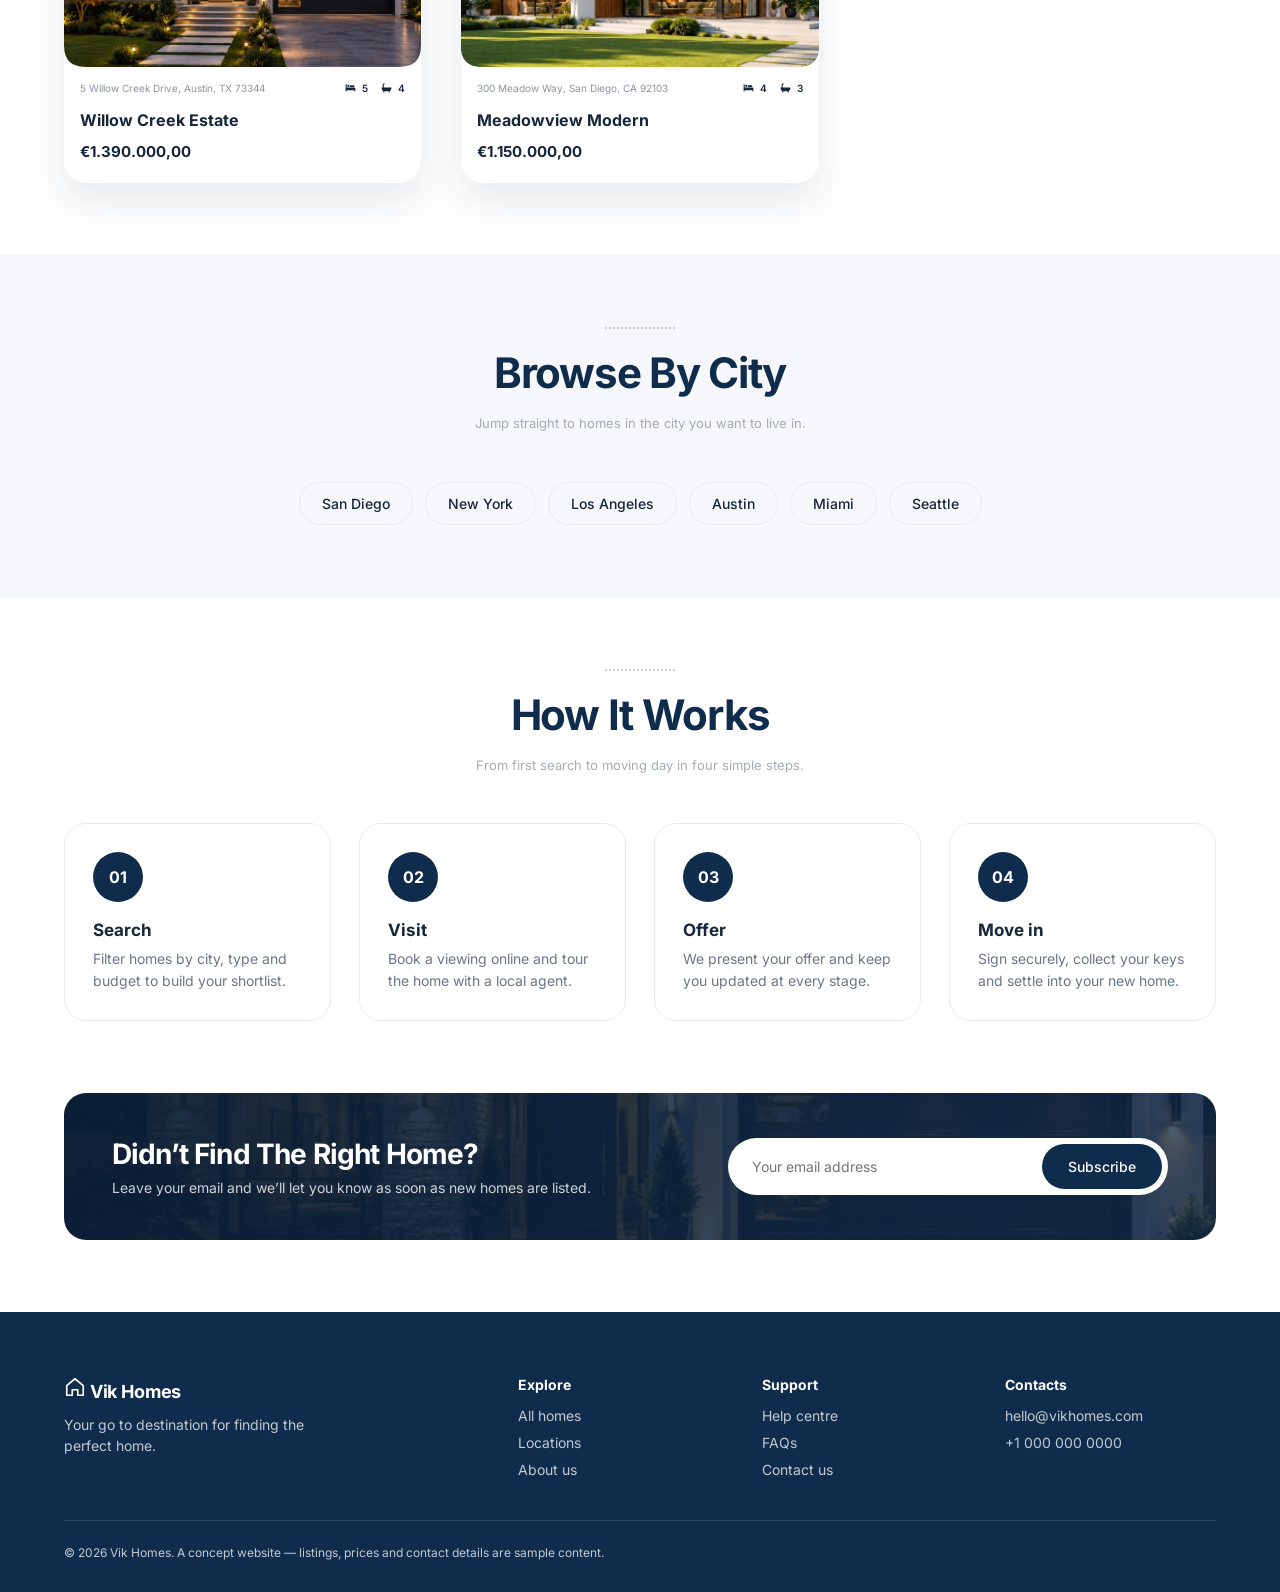
<file: listings.html>
<!doctype html>
<html lang="en">
<head>
  <meta charset="utf-8">
  <meta name="viewport" content="width=device-width, initial-scale=1, viewport-fit=cover">
  <meta name="theme-color" content="#0f2c4d">
  <title>Listings — Vik Homes</title>
  <meta name="description" content="Browse homes for sale and rent on Vik Homes. Filter by city, type and price.">
  <link rel="icon" href="favicon.svg" type="image/svg+xml">
  <link rel="preload" href="fonts/inter-400.woff2" as="font" type="font/woff2" crossorigin>
  <link rel="preload" href="fonts/inter-700.woff2" as="font" type="font/woff2" crossorigin>
  <meta property="og:type" content="website">
  <meta property="og:site_name" content="Vik Homes">
  <meta property="og:title" content="Listings — Vik Homes">
  <meta property="og:description" content="Browse homes for sale and rent on Vik Homes. Filter by city, type and price.">
  <meta property="og:url" content="https://vikhomes.vercel.app/listings.html">
  <meta property="og:image" content="https://vikhomes.vercel.app/images/og.jpg">
  <meta property="og:image:width" content="1200">
  <meta property="og:image:height" content="630">
  <meta name="twitter:card" content="summary_large_image">
  <link rel="stylesheet" href="styles.css">
</head>
<body>
  <div class="page">
    <header class="page-hero" style="--hero: url('images/house-4.jpg')">
      <nav class="nav">
        <a href="index.html" class="logo" aria-label="Vik Homes home">
          <svg viewBox="0 0 24 24" width="24" height="24" fill="none" stroke="currentColor" stroke-width="1.8" stroke-linejoin="round" aria-hidden="true">
            <path d="M3 10.5 12 3l9 7.5V21h-6v-6H9v6H3z"/>
          </svg>
          <span>Vik Homes</span>
        </a>

        <button class="nav-toggle" aria-label="Open menu" aria-expanded="false">
          <span></span><span></span><span></span>
        </button>

        <ul class="nav-links">
          <li><a href="index.html">Home</a></li>
          <li><a href="contacts.html">Contacts</a></li>
          <li><a href="support.html">Support</a></li>
          <li><a href="location.html">Location</a></li>
          <li><a href="about.html">About us</a></li>
        </ul>

        <a href="listings.html" class="btn-ghost">Try now</a>
      </nav>
      <div class="page-hero-content">
        <p class="crumbs"><a href="index.html">Home</a> / Listings</p>
        <h1>Find Your Next Home</h1>
        <p>Browse every home on Vik Homes and narrow it down by city, type and budget.</p>
      </div>
    </header>

    <form class="search-bar" id="search" action="listings.html" method="get">
      <label class="field">
        <span class="field-label">City <svg viewBox="0 0 10 6" width="10" height="6" aria-hidden="true"><path d="M1 1l4 4 4-4" fill="none" stroke="currentColor" stroke-width="1.4"/></svg></span>
        <select name="city"></select>
      </label>
      <label class="field">
        <span class="field-label">Tipology of rent <svg viewBox="0 0 10 6" width="10" height="6" aria-hidden="true"><path d="M1 1l4 4 4-4" fill="none" stroke="currentColor" stroke-width="1.4"/></svg></span>
        <select name="type"></select>
      </label>
      <label class="field">
        <span class="field-label">Price <svg viewBox="0 0 10 6" width="10" height="6" aria-hidden="true"><path d="M1 1l4 4 4-4" fill="none" stroke="currentColor" stroke-width="1.4"/></svg></span>
        <select name="price"></select>
      </label>
      <input type="hidden" name="q">
      <input type="hidden" name="sort">
      <button type="submit" class="btn-primary">
        <svg viewBox="0 0 24 24" width="16" height="16" fill="none" stroke="currentColor" stroke-width="2.2" stroke-linecap="round" aria-hidden="true">
          <circle cx="11" cy="11" r="7"/><path d="m20 20-3.5-3.5"/>
        </svg>
        Search
      </button>
    </form>

    <main class="section">
      <div class="results-bar">
        <div>
          <h2 class="results-title" id="results-count">All homes</h2>
          <div class="chips" id="chips"></div>
        </div>
        <label class="sort">
          Sort by
          <select id="sort">
            <option value="">Recommended</option>
            <option value="price-asc">Price: low to high</option>
            <option value="price-desc">Price: high to low</option>
            <option value="newest">Newest</option>
            <option value="beds">Most bedrooms</option>
          </select>
        </label>
      </div>

      <div class="grid" id="results"></div>

      <div class="empty" id="empty" hidden>
        <h3>No homes match your search</h3>
        <p>Try another city, type or a higher budget.</p>
        <a href="listings.html" class="btn-primary">Show all homes</a>
      </div>
    </main>

    <section class="section band">
        <div class="section-head">
          <span class="eyebrow-line" aria-hidden="true"></span>
          <h2>Browse By City</h2>
          <p class="section-sub">Jump straight to homes in the city you want to live in.</p>
        </div>
        <div class="city-chips" id="city-chips"></div>
    </section>

    <section class="section">
        <div class="section-head">
          <span class="eyebrow-line" aria-hidden="true"></span>
          <h2>How It Works</h2>
          <p class="section-sub">From first search to moving day in four simple steps.</p>
        </div>
        <div class="tiles tiles-4 plain">
          <article class="tile">
            <span class="tile-num">01</span>
            <h3>Search</h3>
            <p>Filter homes by city, type and budget to build your shortlist.</p>
          </article>
          <article class="tile">
            <span class="tile-num">02</span>
            <h3>Visit</h3>
            <p>Book a viewing online and tour the home with a local agent.</p>
          </article>
          <article class="tile">
            <span class="tile-num">03</span>
            <h3>Offer</h3>
            <p>We present your offer and keep you updated at every stage.</p>
          </article>
          <article class="tile">
            <span class="tile-num">04</span>
            <h3>Move in</h3>
            <p>Sign securely, collect your keys and settle into your new home.</p>
          </article>
        </div>
    </section>

    <div class="cta-wrap">
      <section class="cta">
        <div>
          <h2>Didn’t Find The Right Home?</h2>
          <p>Leave your email and we’ll let you know as soon as new homes are listed.</p>
        </div>
        <form class="cta-form" data-demo>
          <input type="email" name="email" placeholder="Your email address" aria-label="Email address" required autocomplete="email">
          <button type="submit" class="btn-primary">Subscribe</button>
          <p class="form-success" hidden>Thanks! You’re on the list.</p>
        </form>
      </section>
    </div>

    <footer class="footer">
      <div class="footer-brand">
        <a href="index.html" class="logo">
          <svg viewBox="0 0 24 24" width="22" height="22" fill="none" stroke="currentColor" stroke-width="1.8" stroke-linejoin="round" aria-hidden="true">
            <path d="M3 10.5 12 3l9 7.5V21h-6v-6H9v6H3z"/>
          </svg>
          <span>Vik Homes</span>
        </a>
        <p>Your go to destination for finding the perfect home.</p>
      </div>
      <div>
        <h4>Explore</h4>
        <a href="listings.html">All homes</a>
        <a href="location.html">Locations</a>
        <a href="about.html">About us</a>
      </div>
      <div>
        <h4>Support</h4>
        <a href="support.html">Help centre</a>
        <a href="support.html">FAQs</a>
        <a href="contacts.html">Contact us</a>
      </div>
      <div>
        <h4>Contacts</h4>
        <a href="mailto:hello@vikhomes.com">hello@vikhomes.com</a>
        <a href="tel:+10000000000">+1 000 000 0000</a>
      </div>
      <p class="copyright">© <span id="year"></span> Vik Homes. A concept website — listings, prices and contact details are sample content.</p>
    </footer>
  </div>

  <nav class="tabbar" aria-label="Quick navigation">
    <a href="index.html">
      <svg viewBox="0 0 24 24" fill="none" stroke="currentColor" stroke-width="1.8" stroke-linecap="round" stroke-linejoin="round" aria-hidden="true"><path d="M3 10.5 12 3l9 7.5V21h-6v-6H9v6H3z"/></svg>
      Home
    </a>
    <a href="listings.html" class="active" aria-current="page">
      <svg viewBox="0 0 24 24" fill="none" stroke="currentColor" stroke-width="1.8" stroke-linecap="round" stroke-linejoin="round" aria-hidden="true"><circle cx="11" cy="11" r="7"/><path d="m20 20-3.5-3.5"/></svg>
      Search
    </a>
    <a href="location.html">
      <svg viewBox="0 0 24 24" fill="none" stroke="currentColor" stroke-width="1.8" stroke-linecap="round" stroke-linejoin="round" aria-hidden="true"><path d="M12 22s7-6.2 7-12a7 7 0 0 0-14 0c0 5.8 7 12 7 12z"/><circle cx="12" cy="10" r="2.5"/></svg>
      Places
    </a>
    <a href="support.html">
      <svg viewBox="0 0 24 24" fill="none" stroke="currentColor" stroke-width="1.8" stroke-linecap="round" stroke-linejoin="round" aria-hidden="true"><circle cx="12" cy="12" r="9"/><path d="M9.5 9a2.5 2.5 0 1 1 3.5 2.3c-.6.3-1 .9-1 1.6V14"/><path d="M12 17h.01"/></svg>
      Help
    </a>
    <a href="contacts.html">
      <svg viewBox="0 0 24 24" fill="none" stroke="currentColor" stroke-width="1.8" stroke-linecap="round" stroke-linejoin="round" aria-hidden="true"><rect x="3" y="5" width="18" height="14" rx="2"/><path d="m3 7 9 6 9-6"/></svg>
      Contact
    </a>
  </nav>

  <script src="data.js"></script>
  <script src="common.js"></script>
  <script src="listings.js"></script>
</body>
</html>
</file>
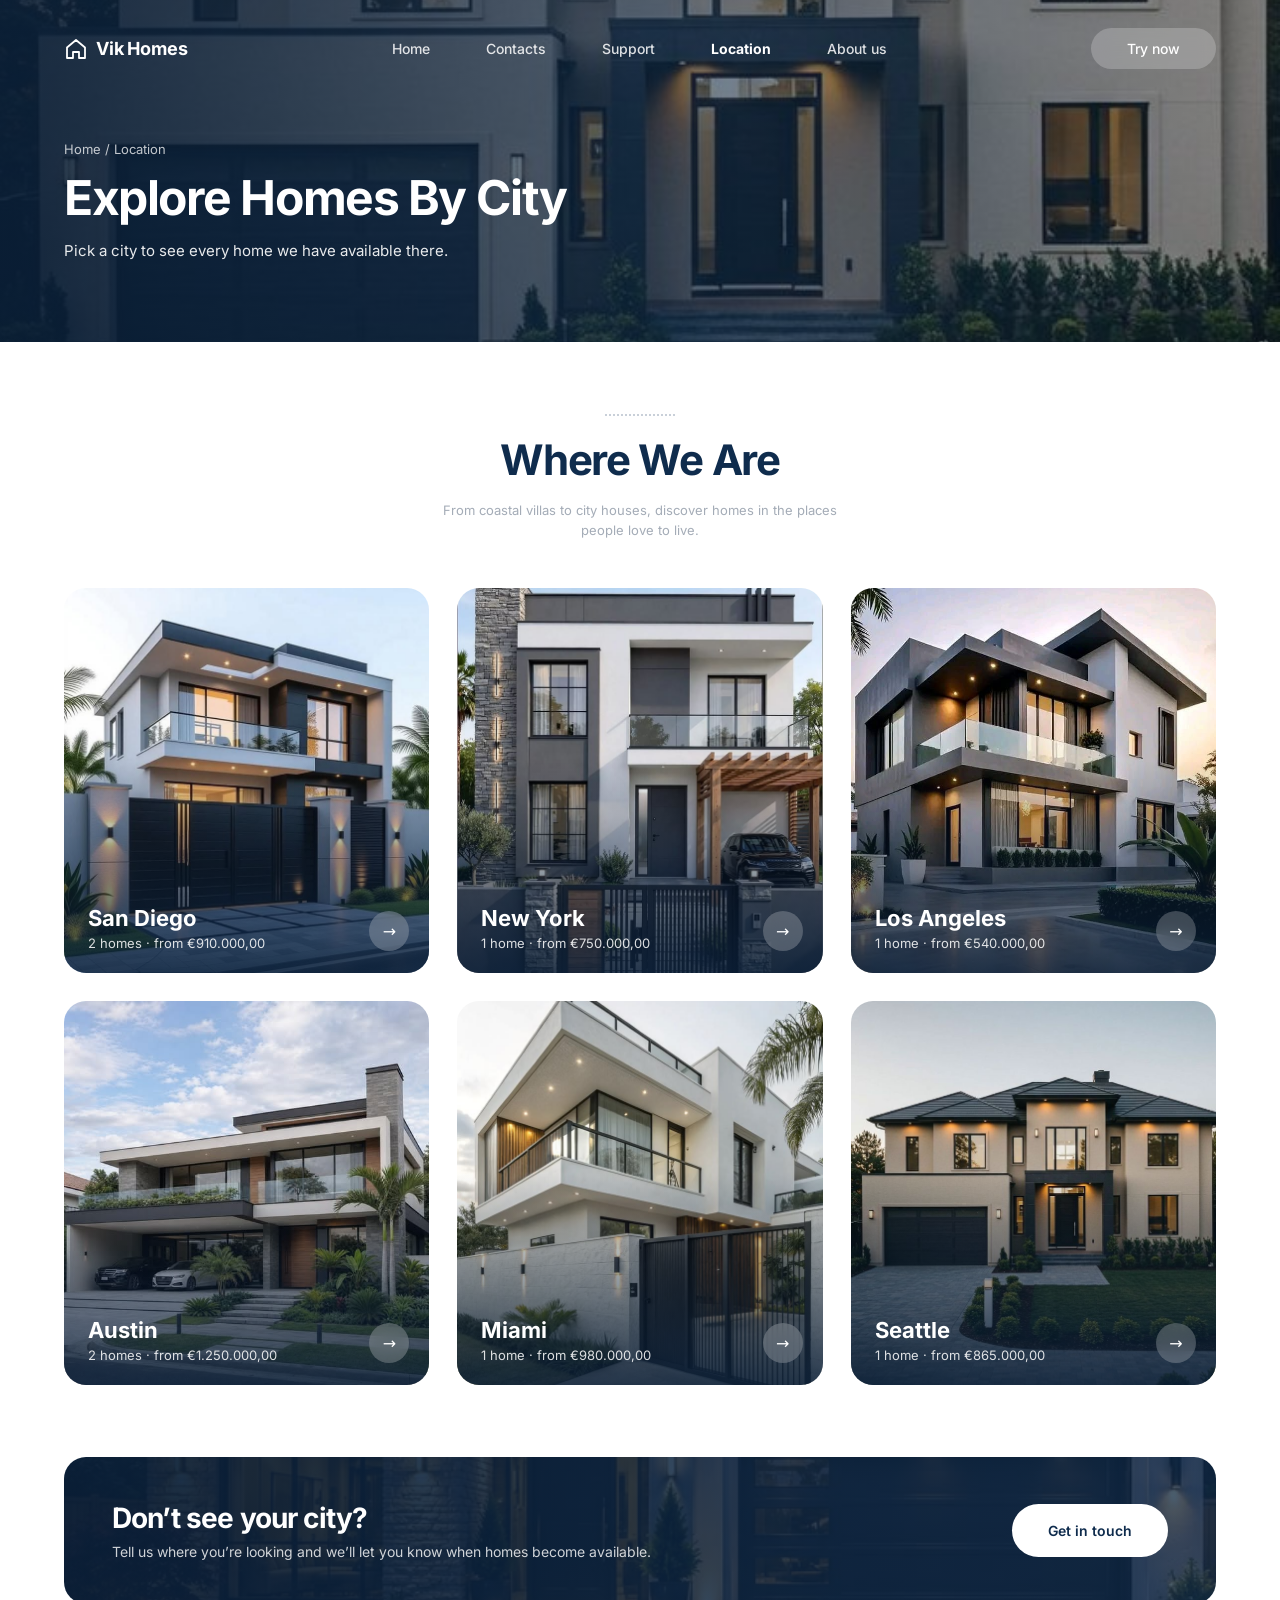
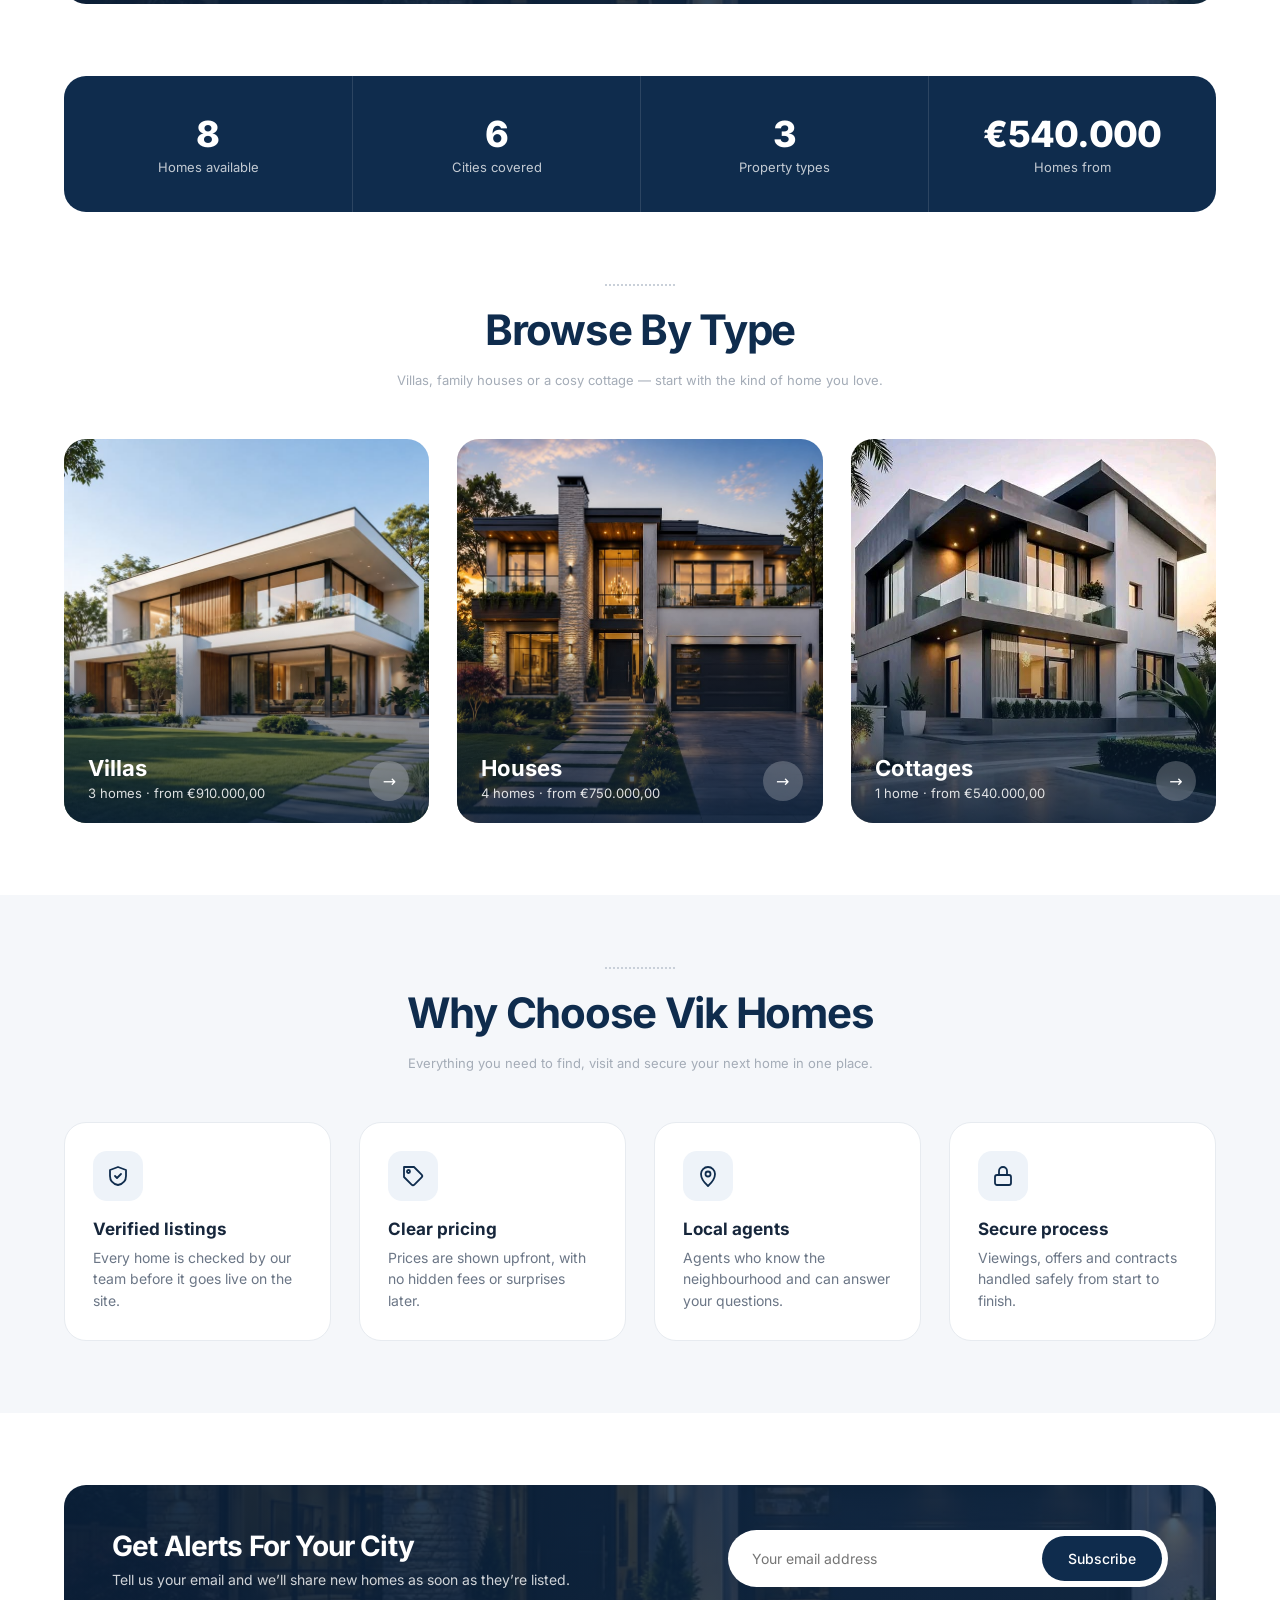
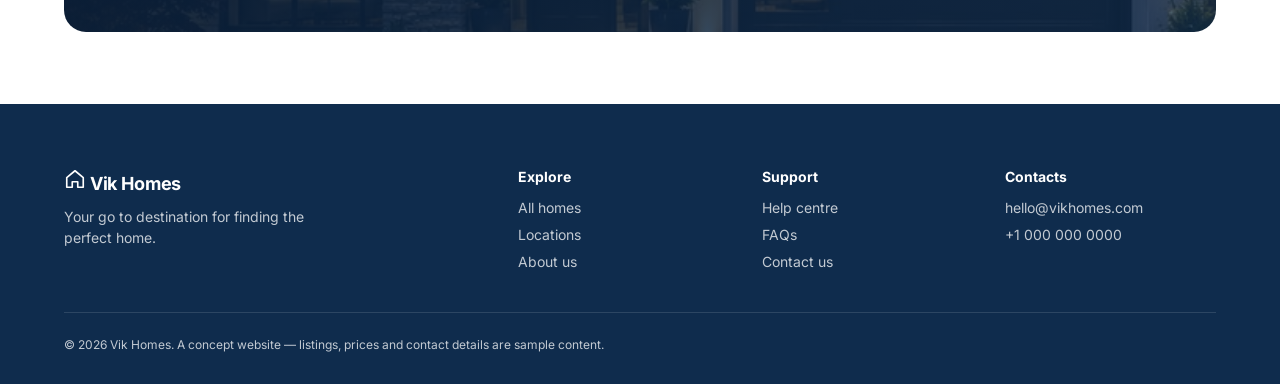
<file: location.html>
<!doctype html>
<html lang="en">
<head>
  <meta charset="utf-8">
  <meta name="viewport" content="width=device-width, initial-scale=1, viewport-fit=cover">
  <meta name="theme-color" content="#0f2c4d">
  <title>Locations — Vik Homes</title>
  <meta name="description" content="Explore the cities where Vik Homes has homes available.">
  <link rel="icon" href="favicon.svg" type="image/svg+xml">
  <link rel="preload" href="fonts/inter-400.woff2" as="font" type="font/woff2" crossorigin>
  <link rel="preload" href="fonts/inter-700.woff2" as="font" type="font/woff2" crossorigin>
  <meta property="og:type" content="website">
  <meta property="og:site_name" content="Vik Homes">
  <meta property="og:title" content="Locations — Vik Homes">
  <meta property="og:description" content="Explore the cities where Vik Homes has homes available.">
  <meta property="og:url" content="https://vikhomes.vercel.app/location.html">
  <meta property="og:image" content="https://vikhomes.vercel.app/images/og.jpg">
  <meta property="og:image:width" content="1200">
  <meta property="og:image:height" content="630">
  <meta name="twitter:card" content="summary_large_image">
  <link rel="stylesheet" href="styles.css">
</head>
<body>
  <div class="page">
    <header class="page-hero" style="--hero: url('images/house-5.jpg')">
      <nav class="nav">
        <a href="index.html" class="logo" aria-label="Vik Homes home">
          <svg viewBox="0 0 24 24" width="24" height="24" fill="none" stroke="currentColor" stroke-width="1.8" stroke-linejoin="round" aria-hidden="true">
            <path d="M3 10.5 12 3l9 7.5V21h-6v-6H9v6H3z"/>
          </svg>
          <span>Vik Homes</span>
        </a>

        <button class="nav-toggle" aria-label="Open menu" aria-expanded="false">
          <span></span><span></span><span></span>
        </button>

        <ul class="nav-links">
          <li><a href="index.html">Home</a></li>
          <li><a href="contacts.html">Contacts</a></li>
          <li><a href="support.html">Support</a></li>
          <li><a href="location.html" class="active" aria-current="page">Location</a></li>
          <li><a href="about.html">About us</a></li>
        </ul>

        <a href="listings.html" class="btn-ghost">Try now</a>
      </nav>
      <div class="page-hero-content">
        <p class="crumbs"><a href="index.html">Home</a> / Location</p>
        <h1>Explore Homes By City</h1>
        <p>Pick a city to see every home we have available there.</p>
      </div>
    </header>

    <main class="section centered">
      <span class="eyebrow-line" aria-hidden="true"></span>
      <h2>Where We Are</h2>
      <p class="section-sub">From coastal villas to city houses, discover homes in the places people love to live.</p>

      <div class="cities" id="cities"></div>

      <section class="cta">
        <div>
          <h2>Don’t see your city?</h2>
          <p>Tell us where you’re looking and we’ll let you know when homes become available.</p>
        </div>
        <a href="contacts.html" class="btn-light">Get in touch</a>
      </section>
    </main>

    <section class="stats stats-gap" id="stats" aria-label="Vik Homes in numbers"></section>

    <section class="section">
        <div class="section-head">
          <span class="eyebrow-line" aria-hidden="true"></span>
          <h2>Browse By Type</h2>
          <p class="section-sub">Villas, family houses or a cosy cottage — start with the kind of home you love.</p>
        </div>
        <div class="cities types" id="types"></div>
    </section>

    <section class="section band">
        <div class="section-head">
          <span class="eyebrow-line" aria-hidden="true"></span>
          <h2>Why Choose Vik Homes</h2>
          <p class="section-sub">Everything you need to find, visit and secure your next home in one place.</p>
        </div>
        <div class="tiles tiles-4 plain">
          <article class="tile">
            <span class="tile-icon"><svg viewBox="0 0 24 24" width="24" height="24" fill="none" stroke="currentColor" stroke-width="1.8" stroke-linecap="round" stroke-linejoin="round"><path d="M12 3 4 6v6c0 5 3.5 8 8 9 4.5-1 8-4 8-9V6z"/><path d="m9 12 2 2 4-4"/></svg></span>
            <h3>Verified listings</h3>
            <p>Every home is checked by our team before it goes live on the site.</p>
          </article>
          <article class="tile">
            <span class="tile-icon"><svg viewBox="0 0 24 24" width="24" height="24" fill="none" stroke="currentColor" stroke-width="1.8" stroke-linecap="round" stroke-linejoin="round"><path d="M20.6 13.4 13.4 20.6a2 2 0 0 1-2.8 0L3 13V3h10l7.6 7.6a2 2 0 0 1 0 2.8z"/><circle cx="7.5" cy="7.5" r="1.5"/></svg></span>
            <h3>Clear pricing</h3>
            <p>Prices are shown upfront, with no hidden fees or surprises later.</p>
          </article>
          <article class="tile">
            <span class="tile-icon"><svg viewBox="0 0 24 24" width="24" height="24" fill="none" stroke="currentColor" stroke-width="1.8" stroke-linecap="round" stroke-linejoin="round"><path d="M12 22s7-6.2 7-12a7 7 0 0 0-14 0c0 5.8 7 12 7 12z"/><circle cx="12" cy="10" r="2.5"/></svg></span>
            <h3>Local agents</h3>
            <p>Agents who know the neighbourhood and can answer your questions.</p>
          </article>
          <article class="tile">
            <span class="tile-icon"><svg viewBox="0 0 24 24" width="24" height="24" fill="none" stroke="currentColor" stroke-width="1.8" stroke-linecap="round" stroke-linejoin="round"><rect x="4" y="11" width="16" height="10" rx="2"/><path d="M8 11V7a4 4 0 0 1 8 0v4"/></svg></span>
            <h3>Secure process</h3>
            <p>Viewings, offers and contracts handled safely from start to finish.</p>
          </article>
        </div>
    </section>

    <div class="cta-wrap">
      <section class="cta">
        <div>
          <h2>Get Alerts For Your City</h2>
          <p>Tell us your email and we’ll share new homes as soon as they’re listed.</p>
        </div>
        <form class="cta-form" data-demo>
          <input type="email" name="email" placeholder="Your email address" aria-label="Email address" required autocomplete="email">
          <button type="submit" class="btn-primary">Subscribe</button>
          <p class="form-success" hidden>Thanks! You’re on the list.</p>
        </form>
      </section>
    </div>

    <footer class="footer">
      <div class="footer-brand">
        <a href="index.html" class="logo">
          <svg viewBox="0 0 24 24" width="22" height="22" fill="none" stroke="currentColor" stroke-width="1.8" stroke-linejoin="round" aria-hidden="true">
            <path d="M3 10.5 12 3l9 7.5V21h-6v-6H9v6H3z"/>
          </svg>
          <span>Vik Homes</span>
        </a>
        <p>Your go to destination for finding the perfect home.</p>
      </div>
      <div>
        <h4>Explore</h4>
        <a href="listings.html">All homes</a>
        <a href="location.html">Locations</a>
        <a href="about.html">About us</a>
      </div>
      <div>
        <h4>Support</h4>
        <a href="support.html">Help centre</a>
        <a href="support.html">FAQs</a>
        <a href="contacts.html">Contact us</a>
      </div>
      <div>
        <h4>Contacts</h4>
        <a href="mailto:hello@vikhomes.com">hello@vikhomes.com</a>
        <a href="tel:+10000000000">+1 000 000 0000</a>
      </div>
      <p class="copyright">© <span id="year"></span> Vik Homes. A concept website — listings, prices and contact details are sample content.</p>
    </footer>
  </div>

  <nav class="tabbar" aria-label="Quick navigation">
    <a href="index.html">
      <svg viewBox="0 0 24 24" fill="none" stroke="currentColor" stroke-width="1.8" stroke-linecap="round" stroke-linejoin="round" aria-hidden="true"><path d="M3 10.5 12 3l9 7.5V21h-6v-6H9v6H3z"/></svg>
      Home
    </a>
    <a href="listings.html">
      <svg viewBox="0 0 24 24" fill="none" stroke="currentColor" stroke-width="1.8" stroke-linecap="round" stroke-linejoin="round" aria-hidden="true"><circle cx="11" cy="11" r="7"/><path d="m20 20-3.5-3.5"/></svg>
      Search
    </a>
    <a href="location.html" class="active" aria-current="page">
      <svg viewBox="0 0 24 24" fill="none" stroke="currentColor" stroke-width="1.8" stroke-linecap="round" stroke-linejoin="round" aria-hidden="true"><path d="M12 22s7-6.2 7-12a7 7 0 0 0-14 0c0 5.8 7 12 7 12z"/><circle cx="12" cy="10" r="2.5"/></svg>
      Places
    </a>
    <a href="support.html">
      <svg viewBox="0 0 24 24" fill="none" stroke="currentColor" stroke-width="1.8" stroke-linecap="round" stroke-linejoin="round" aria-hidden="true"><circle cx="12" cy="12" r="9"/><path d="M9.5 9a2.5 2.5 0 1 1 3.5 2.3c-.6.3-1 .9-1 1.6V14"/><path d="M12 17h.01"/></svg>
      Help
    </a>
    <a href="contacts.html">
      <svg viewBox="0 0 24 24" fill="none" stroke="currentColor" stroke-width="1.8" stroke-linecap="round" stroke-linejoin="round" aria-hidden="true"><rect x="3" y="5" width="18" height="14" rx="2"/><path d="m3 7 9 6 9-6"/></svg>
      Contact
    </a>
  </nav>

  <script src="data.js"></script>
  <script src="common.js"></script>
  <script>renderCities(document.getElementById("cities"));</script>
</body>
</html>
</file>
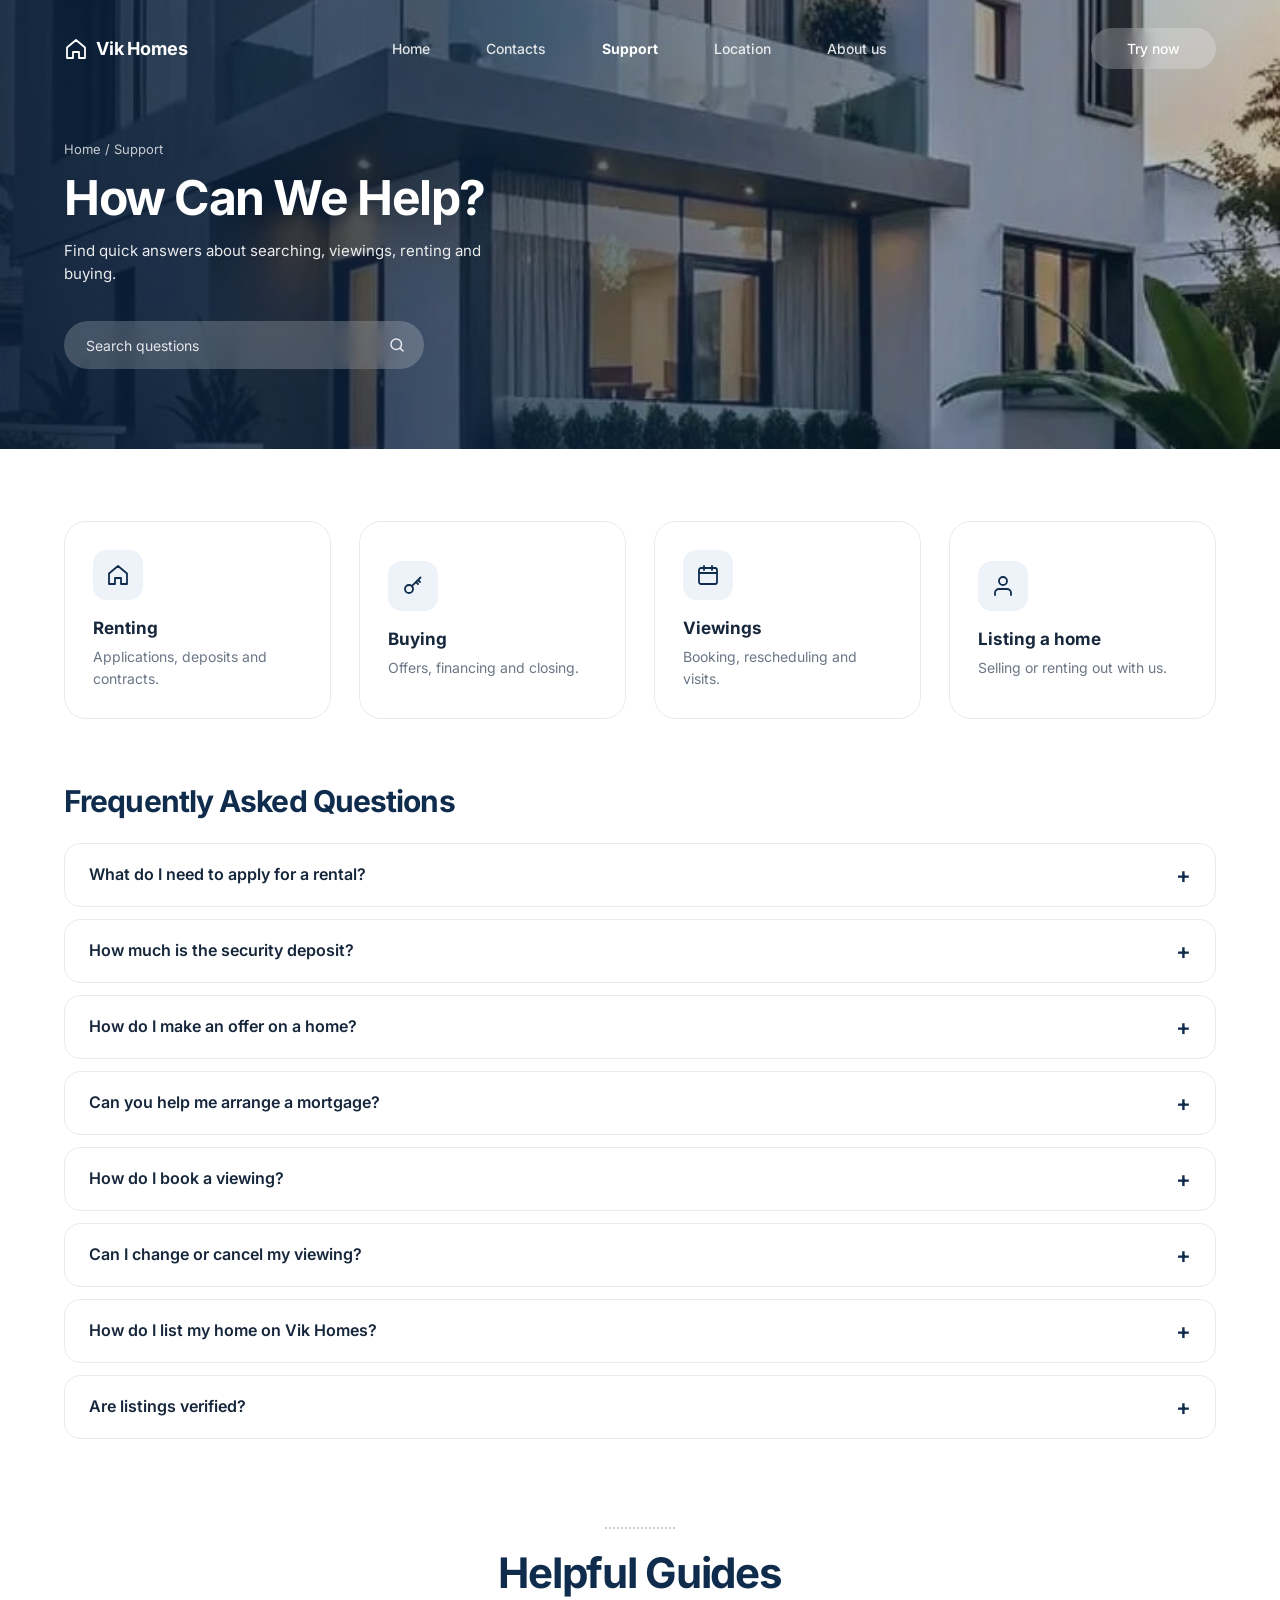
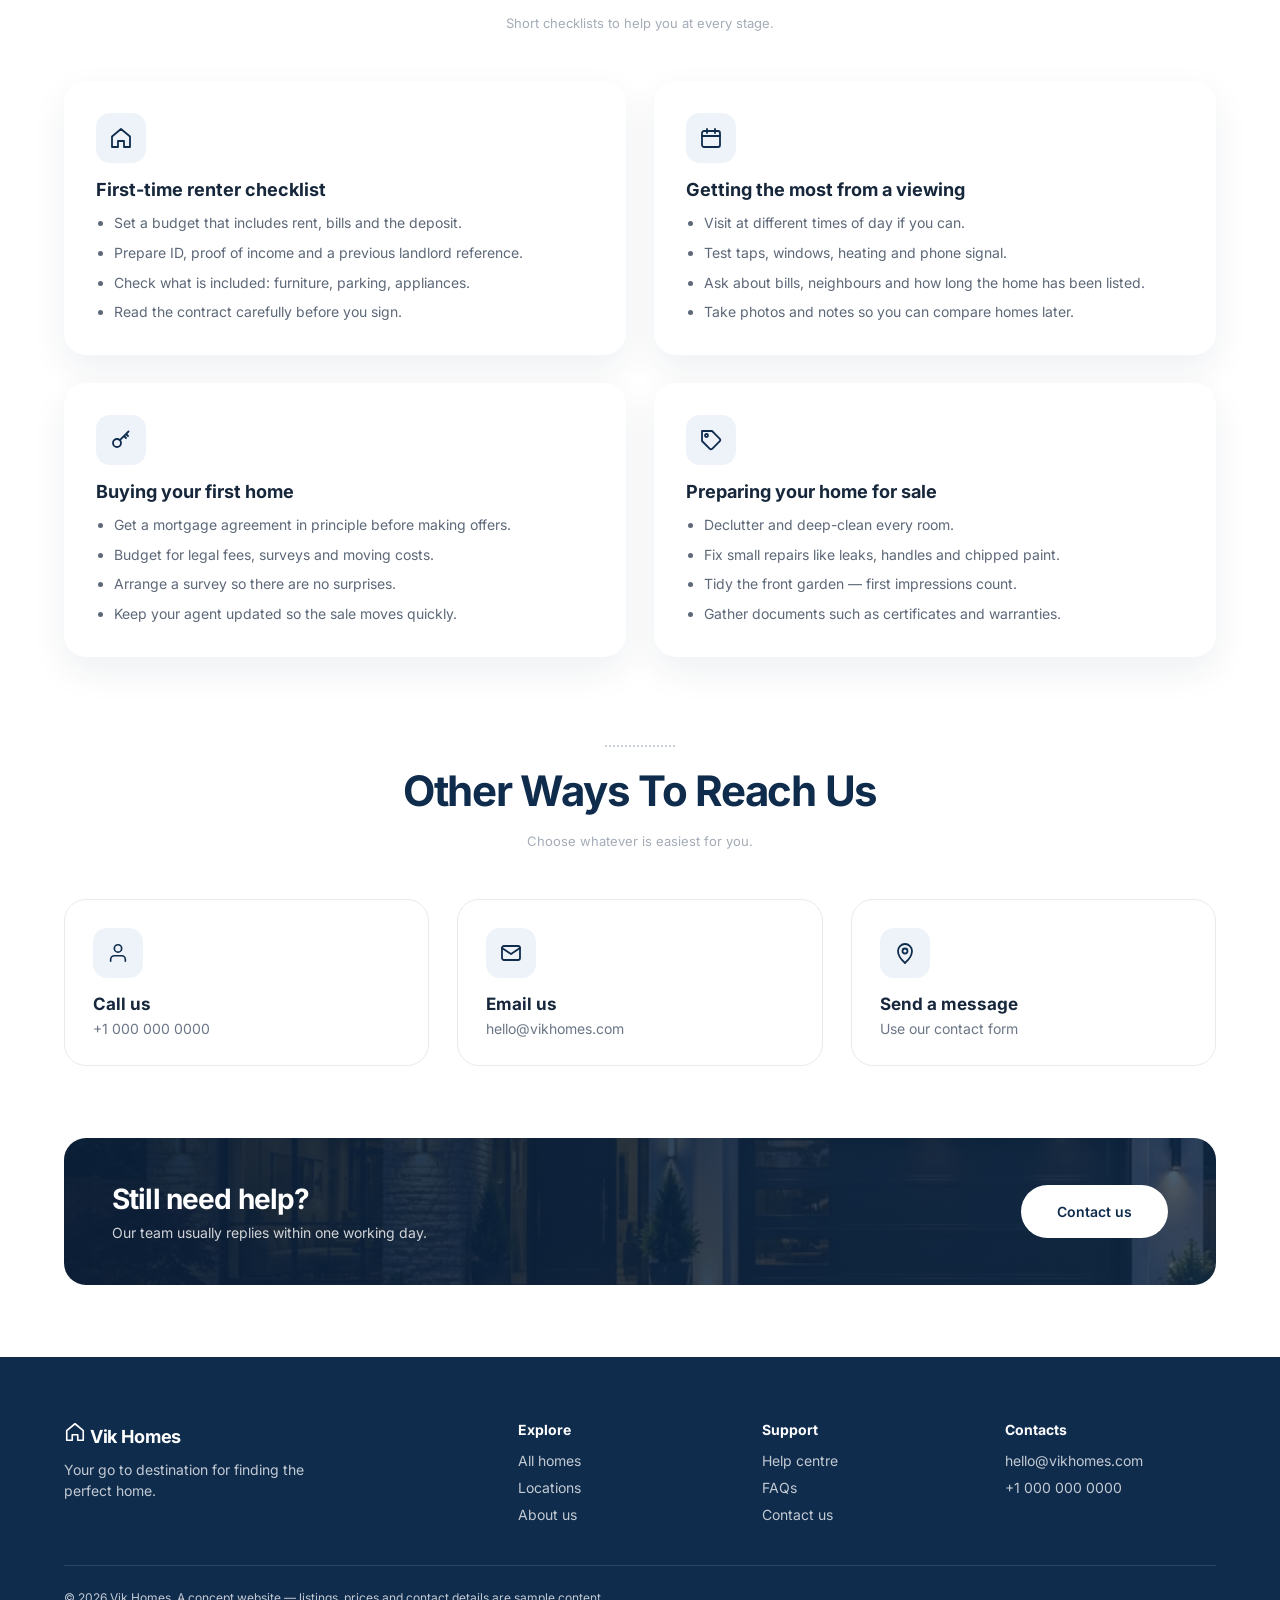
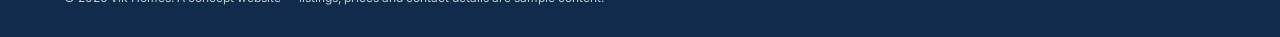
<file: support.html>
<!doctype html>
<html lang="en">
<head>
  <meta charset="utf-8">
  <meta name="viewport" content="width=device-width, initial-scale=1, viewport-fit=cover">
  <meta name="theme-color" content="#0f2c4d">
  <title>Support — Vik Homes</title>
  <meta name="description" content="Answers to common questions about renting and buying with Vik Homes.">
  <link rel="icon" href="favicon.svg" type="image/svg+xml">
  <link rel="preload" href="fonts/inter-400.woff2" as="font" type="font/woff2" crossorigin>
  <link rel="preload" href="fonts/inter-700.woff2" as="font" type="font/woff2" crossorigin>
  <meta property="og:type" content="website">
  <meta property="og:site_name" content="Vik Homes">
  <meta property="og:title" content="Support — Vik Homes">
  <meta property="og:description" content="Answers to common questions about renting and buying with Vik Homes.">
  <meta property="og:url" content="https://vikhomes.vercel.app/support.html">
  <meta property="og:image" content="https://vikhomes.vercel.app/images/og.jpg">
  <meta property="og:image:width" content="1200">
  <meta property="og:image:height" content="630">
  <meta name="twitter:card" content="summary_large_image">
  <link rel="stylesheet" href="styles.css">
</head>
<body>
  <div class="page">
    <header class="page-hero" style="--hero: url('images/house-3.jpg')">
      <nav class="nav">
        <a href="index.html" class="logo" aria-label="Vik Homes home">
          <svg viewBox="0 0 24 24" width="24" height="24" fill="none" stroke="currentColor" stroke-width="1.8" stroke-linejoin="round" aria-hidden="true">
            <path d="M3 10.5 12 3l9 7.5V21h-6v-6H9v6H3z"/>
          </svg>
          <span>Vik Homes</span>
        </a>

        <button class="nav-toggle" aria-label="Open menu" aria-expanded="false">
          <span></span><span></span><span></span>
        </button>

        <ul class="nav-links">
          <li><a href="index.html">Home</a></li>
          <li><a href="contacts.html">Contacts</a></li>
          <li><a href="support.html" class="active" aria-current="page">Support</a></li>
          <li><a href="location.html">Location</a></li>
          <li><a href="about.html">About us</a></li>
        </ul>

        <a href="listings.html" class="btn-ghost">Try now</a>
      </nav>
      <div class="page-hero-content">
        <p class="crumbs"><a href="index.html">Home</a> / Support</p>
        <h1>How Can We Help?</h1>
        <p>Find quick answers about searching, viewings, renting and buying.</p>
        <div class="hero-search">
          <input type="search" id="faq-search" placeholder="Search questions" aria-label="Search questions">
          <svg viewBox="0 0 24 24" width="18" height="18" fill="none" stroke="currentColor" stroke-width="2" stroke-linecap="round" aria-hidden="true"><circle cx="11" cy="11" r="7"/><path d="m20 20-3.5-3.5"/></svg>
        </div>
      </div>
    </header>

    <main class="section">
      <div class="tiles tiles-4" id="topics">
        <button class="tile" data-topic="renting">
          <span class="tile-icon"><svg viewBox="0 0 24 24" width="24" height="24" fill="none" stroke="currentColor" stroke-width="1.8" stroke-linejoin="round"><path d="M3 10.5 12 3l9 7.5V21h-6v-6H9v6H3z"/></svg></span>
          <h3>Renting</h3>
          <p>Applications, deposits and contracts.</p>
        </button>
        <button class="tile" data-topic="buying">
          <span class="tile-icon"><svg viewBox="0 0 24 24" width="24" height="24" fill="none" stroke="currentColor" stroke-width="1.8" stroke-linecap="round" stroke-linejoin="round"><circle cx="8" cy="15" r="4"/><path d="m10.8 12.2 8.7-8.7M17 6l2 2M15 8l2 2"/></svg></span>
          <h3>Buying</h3>
          <p>Offers, financing and closing.</p>
        </button>
        <button class="tile" data-topic="viewings">
          <span class="tile-icon"><svg viewBox="0 0 24 24" width="24" height="24" fill="none" stroke="currentColor" stroke-width="1.8" stroke-linecap="round" stroke-linejoin="round"><rect x="3" y="5" width="18" height="16" rx="2"/><path d="M16 3v4M8 3v4M3 10h18"/></svg></span>
          <h3>Viewings</h3>
          <p>Booking, rescheduling and visits.</p>
        </button>
        <button class="tile" data-topic="account">
          <span class="tile-icon"><svg viewBox="0 0 24 24" width="24" height="24" fill="none" stroke="currentColor" stroke-width="1.8" stroke-linecap="round" stroke-linejoin="round"><path d="M20 21v-2a4 4 0 0 0-4-4H8a4 4 0 0 0-4 4v2"/><circle cx="12" cy="7" r="4"/></svg></span>
          <h3>Listing a home</h3>
          <p>Selling or renting out with us.</p>
        </button>
      </div>

      <div class="faq-head">
        <h2 id="faq-title">Frequently Asked Questions</h2>
        <button class="link-btn" id="faq-reset" hidden>Show all questions</button>
      </div>

      <div class="faq" id="faq">
        <details data-topic="renting">
          <summary>What do I need to apply for a rental?</summary>
          <p>Usually a valid ID, proof of income (recent payslips or an employment letter) and a reference from a previous landlord. Your agent will confirm exactly what the owner requires.</p>
        </details>
        <details data-topic="renting">
          <summary>How much is the security deposit?</summary>
          <p>Deposits vary by property and are always shown on the listing or confirmed before you sign. Deposits are returned at the end of your tenancy, minus any agreed deductions.</p>
        </details>
        <details data-topic="buying">
          <summary>How do I make an offer on a home?</summary>
          <p>Book a viewing from the property page, then tell your agent the price you would like to offer. We present it to the seller and keep you updated on every response.</p>
        </details>
        <details data-topic="buying">
          <summary>Can you help me arrange a mortgage?</summary>
          <p>We can introduce you to independent mortgage advisors. It’s a good idea to get an agreement in principle before you start making offers.</p>
        </details>
        <details data-topic="viewings">
          <summary>How do I book a viewing?</summary>
          <p>Open any home, fill in the “Book a viewing” form with your preferred date, and an agent will contact you to confirm a time.</p>
        </details>
        <details data-topic="viewings">
          <summary>Can I change or cancel my viewing?</summary>
          <p>Of course. Reply to your confirmation or <a href="contacts.html">contact us</a> and we’ll find a new time that suits you.</p>
        </details>
        <details data-topic="account">
          <summary>How do I list my home on Vik Homes?</summary>
          <p>Send us a message through the <a href="contacts.html">contact form</a> and choose “Selling or listing a home”. An agent will arrange a visit and help you prepare the listing.</p>
        </details>
        <details data-topic="account">
          <summary>Are listings verified?</summary>
          <p>Yes. Every home is checked by our team before it goes live, including ownership and the details shown on the listing.</p>
        </details>
      </div>
      <p class="empty" id="faq-empty" hidden>No questions match your search. <a href="contacts.html">Ask our team</a> instead.</p>

      <div class="block">
        <div class="section-head">
          <span class="eyebrow-line" aria-hidden="true"></span>
          <h2>Helpful Guides</h2>
          <p class="section-sub">Short checklists to help you at every stage.</p>
        </div>
        <div class="guides">
          <article class="guide">
            <span class="tile-icon"><svg viewBox="0 0 24 24" width="24" height="24" fill="none" stroke="currentColor" stroke-width="1.8" stroke-linejoin="round"><path d="M3 10.5 12 3l9 7.5V21h-6v-6H9v6H3z"/></svg></span>
            <h3>First-time renter checklist</h3>
            <ul>
              <li>Set a budget that includes rent, bills and the deposit.</li>
              <li>Prepare ID, proof of income and a previous landlord reference.</li>
              <li>Check what is included: furniture, parking, appliances.</li>
              <li>Read the contract carefully before you sign.</li>
            </ul>
          </article>
          <article class="guide">
            <span class="tile-icon"><svg viewBox="0 0 24 24" width="24" height="24" fill="none" stroke="currentColor" stroke-width="1.8" stroke-linecap="round" stroke-linejoin="round"><rect x="3" y="5" width="18" height="16" rx="2"/><path d="M16 3v4M8 3v4M3 10h18"/></svg></span>
            <h3>Getting the most from a viewing</h3>
            <ul>
              <li>Visit at different times of day if you can.</li>
              <li>Test taps, windows, heating and phone signal.</li>
              <li>Ask about bills, neighbours and how long the home has been listed.</li>
              <li>Take photos and notes so you can compare homes later.</li>
            </ul>
          </article>
          <article class="guide">
            <span class="tile-icon"><svg viewBox="0 0 24 24" width="24" height="24" fill="none" stroke="currentColor" stroke-width="1.8" stroke-linecap="round" stroke-linejoin="round"><circle cx="8" cy="15" r="4"/><path d="m10.8 12.2 8.7-8.7M17 6l2 2M15 8l2 2"/></svg></span>
            <h3>Buying your first home</h3>
            <ul>
              <li>Get a mortgage agreement in principle before making offers.</li>
              <li>Budget for legal fees, surveys and moving costs.</li>
              <li>Arrange a survey so there are no surprises.</li>
              <li>Keep your agent updated so the sale moves quickly.</li>
            </ul>
          </article>
          <article class="guide">
            <span class="tile-icon"><svg viewBox="0 0 24 24" width="24" height="24" fill="none" stroke="currentColor" stroke-width="1.8" stroke-linecap="round" stroke-linejoin="round"><path d="M20.6 13.4 13.4 20.6a2 2 0 0 1-2.8 0L3 13V3h10l7.6 7.6a2 2 0 0 1 0 2.8z"/><circle cx="7.5" cy="7.5" r="1.5"/></svg></span>
            <h3>Preparing your home for sale</h3>
            <ul>
              <li>Declutter and deep-clean every room.</li>
              <li>Fix small repairs like leaks, handles and chipped paint.</li>
              <li>Tidy the front garden — first impressions count.</li>
              <li>Gather documents such as certificates and warranties.</li>
            </ul>
          </article>
        </div>
      </div>

      <div class="block">
        <div class="section-head">
          <span class="eyebrow-line" aria-hidden="true"></span>
          <h2>Other Ways To Reach Us</h2>
          <p class="section-sub">Choose whatever is easiest for you.</p>
        </div>
        <div class="info-cards">
          <a class="info-card" href="tel:+10000000000">
            <span class="tile-icon"><svg viewBox="0 0 24 24" width="22" height="22" fill="none" stroke="currentColor" stroke-width="1.8" stroke-linecap="round" stroke-linejoin="round"><path d="M20 21v-2a4 4 0 0 0-4-4H8a4 4 0 0 0-4 4v2"/><circle cx="12" cy="7" r="4"/></svg></span>
            <h3>Call us</h3>
            <p>+1 000 000 0000</p>
          </a>
          <a class="info-card" href="mailto:hello@vikhomes.com">
            <span class="tile-icon"><svg viewBox="0 0 24 24" width="24" height="24" fill="none" stroke="currentColor" stroke-width="1.8" stroke-linecap="round" stroke-linejoin="round"><rect x="3" y="5" width="18" height="14" rx="2"/><path d="m3 7 9 6 9-6"/></svg></span>
            <h3>Email us</h3>
            <p>hello@vikhomes.com</p>
          </a>
          <a class="info-card" href="contacts.html">
            <span class="tile-icon"><svg viewBox="0 0 24 24" width="24" height="24" fill="none" stroke="currentColor" stroke-width="1.8" stroke-linecap="round" stroke-linejoin="round"><path d="M12 22s7-6.2 7-12a7 7 0 0 0-14 0c0 5.8 7 12 7 12z"/><circle cx="12" cy="10" r="2.5"/></svg></span>
            <h3>Send a message</h3>
            <p>Use our contact form</p>
          </a>
        </div>
      </div>

      <section class="cta">
        <div>
          <h2>Still need help?</h2>
          <p>Our team usually replies within one working day.</p>
        </div>
        <a href="contacts.html" class="btn-light">Contact us</a>
      </section>
    </main>

    <footer class="footer">
      <div class="footer-brand">
        <a href="index.html" class="logo">
          <svg viewBox="0 0 24 24" width="22" height="22" fill="none" stroke="currentColor" stroke-width="1.8" stroke-linejoin="round" aria-hidden="true">
            <path d="M3 10.5 12 3l9 7.5V21h-6v-6H9v6H3z"/>
          </svg>
          <span>Vik Homes</span>
        </a>
        <p>Your go to destination for finding the perfect home.</p>
      </div>
      <div>
        <h4>Explore</h4>
        <a href="listings.html">All homes</a>
        <a href="location.html">Locations</a>
        <a href="about.html">About us</a>
      </div>
      <div>
        <h4>Support</h4>
        <a href="support.html">Help centre</a>
        <a href="support.html">FAQs</a>
        <a href="contacts.html">Contact us</a>
      </div>
      <div>
        <h4>Contacts</h4>
        <a href="mailto:hello@vikhomes.com">hello@vikhomes.com</a>
        <a href="tel:+10000000000">+1 000 000 0000</a>
      </div>
      <p class="copyright">© <span id="year"></span> Vik Homes. A concept website — listings, prices and contact details are sample content.</p>
    </footer>
  </div>

  <nav class="tabbar" aria-label="Quick navigation">
    <a href="index.html">
      <svg viewBox="0 0 24 24" fill="none" stroke="currentColor" stroke-width="1.8" stroke-linecap="round" stroke-linejoin="round" aria-hidden="true"><path d="M3 10.5 12 3l9 7.5V21h-6v-6H9v6H3z"/></svg>
      Home
    </a>
    <a href="listings.html">
      <svg viewBox="0 0 24 24" fill="none" stroke="currentColor" stroke-width="1.8" stroke-linecap="round" stroke-linejoin="round" aria-hidden="true"><circle cx="11" cy="11" r="7"/><path d="m20 20-3.5-3.5"/></svg>
      Search
    </a>
    <a href="location.html">
      <svg viewBox="0 0 24 24" fill="none" stroke="currentColor" stroke-width="1.8" stroke-linecap="round" stroke-linejoin="round" aria-hidden="true"><path d="M12 22s7-6.2 7-12a7 7 0 0 0-14 0c0 5.8 7 12 7 12z"/><circle cx="12" cy="10" r="2.5"/></svg>
      Places
    </a>
    <a href="support.html" class="active" aria-current="page">
      <svg viewBox="0 0 24 24" fill="none" stroke="currentColor" stroke-width="1.8" stroke-linecap="round" stroke-linejoin="round" aria-hidden="true"><circle cx="12" cy="12" r="9"/><path d="M9.5 9a2.5 2.5 0 1 1 3.5 2.3c-.6.3-1 .9-1 1.6V14"/><path d="M12 17h.01"/></svg>
      Help
    </a>
    <a href="contacts.html">
      <svg viewBox="0 0 24 24" fill="none" stroke="currentColor" stroke-width="1.8" stroke-linecap="round" stroke-linejoin="round" aria-hidden="true"><rect x="3" y="5" width="18" height="14" rx="2"/><path d="m3 7 9 6 9-6"/></svg>
      Contact
    </a>
  </nav>

  <script src="data.js"></script>
  <script src="common.js"></script>
  <script src="support.js"></script>
</body>
</html>
</file>
<file: styles.css>
/* Inter, self-hosted (SIL Open Font License, see fonts/LICENSE-Inter.txt) */
@font-face {
  font-family: "Inter";
  font-style: normal;
  font-weight: 400;
  font-display: swap;
  src: url("fonts/inter-400.woff2") format("woff2");
}
@font-face {
  font-family: "Inter";
  font-style: normal;
  font-weight: 500;
  font-display: swap;
  src: url("fonts/inter-500.woff2") format("woff2");
}
@font-face {
  font-family: "Inter";
  font-style: normal;
  font-weight: 600;
  font-display: swap;
  src: url("fonts/inter-600.woff2") format("woff2");
}
@font-face {
  font-family: "Inter";
  font-style: normal;
  font-weight: 700;
  font-display: swap;
  src: url("fonts/inter-700.woff2") format("woff2");
}
@font-face {
  font-family: "Inter";
  font-style: normal;
  font-weight: 800;
  font-display: swap;
  src: url("fonts/inter-800.woff2") format("woff2");
}

:root {
  --navy: #0f2c4d;
  --navy-dark: #0a1f38;
  --ink: #16263b;
  --muted: #8a94a3;
  --line: #e7ebf0;
  --bg: #eef0f3;
  --card: #ffffff;
  --radius: 22px;
  /* side padding: content stays ~1200px wide on big screens */
  --gutter: max(64px, calc((100% - 1200px) / 2));
}

* { box-sizing: border-box; margin: 0; padding: 0; }

html { scroll-behavior: smooth; }

body {
  font-family: "Inter", system-ui, -apple-system, "Segoe UI", sans-serif;
  color: var(--ink);
  background: #fff;
  -webkit-font-smoothing: antialiased;
}

img { display: block; max-width: 100%; }
a { color: inherit; text-decoration: none; }

.page {
  background: #fff;
  overflow-x: clip;
}

/* ---------- Hero ---------- */
.hero {
  position: relative;
  min-height: 640px;
  color: #fff;
  padding: 28px var(--gutter) 150px;
  background:
    linear-gradient(90deg, rgba(10, 31, 56, 0.88) 0%, rgba(15, 44, 77, 0.55) 45%, rgba(15, 44, 77, 0.1) 75%),
    linear-gradient(180deg, rgba(20, 60, 110, 0.45) 0%, rgba(10, 31, 56, 0.2) 60%, rgba(10, 31, 56, 0.55) 100%),
    url("images/hero.jpg") center 58% / cover no-repeat;
}

.nav {
  display: flex;
  align-items: center;
  justify-content: space-between;
  gap: 24px;
}

.logo {
  display: inline-flex;
  align-items: center;
  gap: 8px;
  font-weight: 700;
  font-size: 18px;
  letter-spacing: -0.01em;
}

.nav-links {
  display: flex;
  gap: 56px;
  list-style: none;
  font-size: 14px;
  font-weight: 500;
}

.nav-links a { opacity: 0.85; transition: opacity 0.2s; }
.nav-links a:hover, .nav-links a.active { opacity: 1; font-weight: 700; }

.btn-ghost {
  padding: 12px 36px;
  border-radius: 999px;
  background: rgba(255, 255, 255, 0.22);
  backdrop-filter: blur(8px);
  font-size: 14px;
  font-weight: 500;
  transition: background 0.2s;
}
.btn-ghost:hover { background: rgba(255, 255, 255, 0.35); }

.nav-toggle { display: none; }

.hero-content {
  max-width: 560px;
  margin-top: 110px;
}

.hero h1 {
  font-size: clamp(36px, 5vw, 56px);
  line-height: 1.12;
  font-weight: 700;
  letter-spacing: -0.03em;
}

.hero p {
  margin-top: 18px;
  font-size: 14px;
  line-height: 1.5;
  opacity: 0.9;
  max-width: 340px;
}

.hero-search {
  margin-top: 36px;
  display: flex;
  align-items: center;
  width: 280px;
  max-width: 100%;
  height: 48px;
  padding: 0 18px 0 22px;
  border-radius: 999px;
  background: rgba(255, 255, 255, 0.2);
  backdrop-filter: blur(10px);
}

.hero-search input {
  flex: 1;
  min-width: 0;
  background: none;
  border: 0;
  outline: 0;
  color: #fff;
  font: inherit;
  font-size: 14px;
}
.hero-search input::placeholder { color: rgba(255, 255, 255, 0.85); }

.hero-search button {
  background: none;
  border: 0;
  color: #fff;
  cursor: pointer;
  display: flex;
  transition: transform 0.2s;
}
.hero-search button:hover { transform: translateX(4px); }

/* ---------- Search bar ---------- */
.search-bar {
  position: relative;
  z-index: 2;
  display: grid;
  grid-template-columns: repeat(3, 1fr) auto;
  align-items: center;
  gap: 16px;
  width: min(760px, calc(100% - 32px));
  margin: -52px auto 0;
  padding: 12px 12px 12px 48px;
  background: #fff;
  border-radius: 999px;
  box-shadow: 0 18px 50px rgba(15, 44, 77, 0.14);
}

.field { display: flex; flex-direction: column; gap: 6px; min-width: 0; }

.field-label {
  display: inline-flex;
  align-items: center;
  gap: 8px;
  font-size: 12px;
  color: var(--muted);
}

.field select {
  appearance: none;
  border: 0;
  outline: 0;
  background: none;
  font: inherit;
  font-size: 16px;
  font-weight: 600;
  color: var(--ink);
  cursor: pointer;
  padding: 0;
}

.btn-primary {
  display: inline-flex;
  align-items: center;
  justify-content: center;
  gap: 10px;
  padding: 20px 38px;
  border: 0;
  border-radius: 999px;
  background: var(--navy);
  color: #fff;
  font: inherit;
  font-size: 14px;
  font-weight: 500;
  cursor: pointer;
  transition: background 0.2s, transform 0.2s;
}
.btn-primary:hover { background: var(--navy-dark); transform: translateY(-1px); }

/* ---------- Most viewed ---------- */
.most-viewed {
  padding: 72px var(--gutter) 72px;
  text-align: center;
}

.eyebrow-line {
  display: block;
  width: 70px;
  margin: 0 auto 18px;
  border-top: 2px dotted #c9d0d9;
}

h2 {
  font-size: clamp(30px, 3.4vw, 42px);
  font-weight: 700;
  letter-spacing: -0.03em;
  color: var(--navy);
}

.section-sub {
  max-width: 420px;
  margin: 16px auto 0;
  font-size: 13px;
  line-height: 1.5;
  color: #a4acb7;
}

.carousel {
  margin-top: 56px;
  overflow: hidden;
  padding: 10px 6px 40px;
}

.track {
  display: flex;
  transition: transform 0.6s cubic-bezier(0.22, 0.8, 0.26, 1);
}

.slide {
  flex: 0 0 100%;
  display: grid;
  grid-template-columns: repeat(3, 1fr);
  gap: 48px;
  padding: 0 20px;
}

.card {
  background: var(--card);
  border-radius: var(--radius);
  box-shadow: 0 18px 40px rgba(15, 44, 77, 0.1);
  text-align: left;
  transition: transform 0.3s, box-shadow 0.3s;
}
.card:hover { transform: translateY(-6px); box-shadow: 0 26px 50px rgba(15, 44, 77, 0.16); }

/* Photo with the slanted top edge from the design */
.card-media {
  aspect-ratio: 1.35;
  overflow: hidden;
  -webkit-mask: url("data:image/svg+xml,%3Csvg xmlns='http://www.w3.org/2000/svg' viewBox='0 0 100 74' preserveAspectRatio='none'%3E%3Cpath d='M0 20 Q0 13 7 11.6 L92 0.4 Q100 -0.6 100 7 L100 68 Q100 74 94 74 L6 74 Q0 74 0 68 Z'/%3E%3C/svg%3E") center / 100% 100% no-repeat;
          mask: url("data:image/svg+xml,%3Csvg xmlns='http://www.w3.org/2000/svg' viewBox='0 0 100 74' preserveAspectRatio='none'%3E%3Cpath d='M0 20 Q0 13 7 11.6 L92 0.4 Q100 -0.6 100 7 L100 68 Q100 74 94 74 L6 74 Q0 74 0 68 Z'/%3E%3C/svg%3E") center / 100% 100% no-repeat;
}

.card-media img {
  width: 100%;
  height: 100%;
  object-fit: cover;
  transition: transform 0.6s;
}
.card:hover .card-media img { transform: scale(1.06); }

.card-body { padding: 14px 16px 22px; }

.card-meta {
  display: flex;
  align-items: center;
  gap: 12px;
  font-size: 10px;
  color: var(--muted);
}

.card-meta .address { flex: 1; min-width: 0; white-space: nowrap; overflow: hidden; text-overflow: ellipsis; }

.card-meta .icon {
  display: inline-flex;
  align-items: center;
  gap: 5px;
  color: var(--ink);
  font-weight: 600;
}

.card h3 {
  margin-top: 16px;
  font-size: 16px;
  font-weight: 700;
  color: var(--ink);
}

.card .price {
  margin-top: 12px;
  font-size: 15px;
  font-weight: 700;
  color: var(--ink);
}

.dots { display: flex; justify-content: center; gap: 14px; }

.dots button {
  width: 8px;
  height: 8px;
  border-radius: 50%;
  border: 0;
  background: #cfd5dc;
  cursor: pointer;
  transition: background 0.2s, transform 0.2s;
}
.dots button[aria-selected="true"] { background: #4b5a6c; transform: scale(1.15); }

/* ---------- Easiest method ---------- */
.method {
  display: grid;
  grid-template-columns: 1.1fr 1fr;
  align-items: center;
  gap: 64px;
  padding: 72px var(--gutter);
}

.method-media { position: relative; }

.method-media img {
  width: 100%;
  aspect-ratio: 1.15;
  object-fit: cover;
  border-radius: var(--radius);
}

.method-badge {
  position: absolute;
  top: -18px;
  right: 18%;
  display: grid;
  place-items: center;
  width: 84px;
  height: 84px;
  border-radius: 20px;
  color: #fff;
  background: rgba(255, 255, 255, 0.25);
  border: 1px solid rgba(255, 255, 255, 0.5);
  backdrop-filter: blur(10px);
  box-shadow: 0 12px 30px rgba(15, 44, 77, 0.2);
}

.method-text h2 { line-height: 1.15; }

.method-text > p {
  margin-top: 20px;
  font-size: 15px;
  line-height: 1.6;
  color: #6b7686;
}

.steps { list-style: none; margin: 28px 0 32px; display: grid; gap: 18px; }

.steps li { display: flex; gap: 16px; align-items: flex-start; font-size: 14px; color: #6b7686; }

.steps span {
  flex: none;
  display: grid;
  place-items: center;
  width: 38px;
  height: 38px;
  border-radius: 12px;
  background: #eef3f9;
  color: var(--navy);
  font-weight: 700;
  font-size: 13px;
}

.steps strong { display: block; color: var(--ink); font-size: 15px; margin-bottom: 2px; }

/* ---------- Footer ---------- */
.footer {
  display: grid;
  grid-template-columns: 2fr repeat(3, 1fr);
  gap: 32px;
  padding: 64px var(--gutter) 32px;
  background: var(--navy);
  color: rgba(255, 255, 255, 0.75);
  font-size: 14px;
}

.footer .logo { color: #fff; }
.footer-brand p { margin-top: 12px; max-width: 240px; line-height: 1.5; }
.footer h4 { color: #fff; font-size: 14px; margin-bottom: 14px; }
.footer div > a { display: block; margin-bottom: 10px; }
.footer div > a:hover { color: #fff; }

.copyright {
  grid-column: 1 / -1;
  padding-top: 24px;
  border-top: 1px solid rgba(255, 255, 255, 0.12);
  font-size: 12px;
}

/* ---------- Inner pages ---------- */
.page-hero {
  position: relative;
  color: #fff;
  padding: 28px var(--gutter) 80px;
  background:
    linear-gradient(90deg, rgba(10, 31, 56, 0.9) 0%, rgba(15, 44, 77, 0.6) 50%, rgba(15, 44, 77, 0.25) 100%),
    var(--hero) center 55% / cover no-repeat;
}
.page-hero:has(+ .search-bar) { padding-bottom: 120px; }

.page-hero-content { max-width: 560px; margin-top: 72px; }
.page-hero h1 {
  font-size: clamp(32px, 4.2vw, 48px);
  line-height: 1.12;
  font-weight: 700;
  letter-spacing: -0.03em;
}
.page-hero-content > p:not(.crumbs) { margin-top: 14px; font-size: 15px; line-height: 1.55; opacity: 0.9; max-width: 440px; }
.crumbs { font-size: 13px; opacity: 0.75; margin-bottom: 14px; }
.crumbs a:hover { text-decoration: underline; }
.page-hero .hero-search { width: 360px; }
.page-hero .hero-search svg { flex: none; opacity: 0.85; }

.section { padding: 72px var(--gutter); }
.search-bar + .section { padding-top: 48px; }
.centered { text-align: center; }

.eyebrow {
  display: inline-block;
  margin-bottom: 12px;
  font-size: 12px;
  font-weight: 600;
  letter-spacing: 0.12em;
  text-transform: uppercase;
  color: #6d88a8;
}

.btn-light {
  display: inline-flex;
  padding: 18px 36px;
  border-radius: 999px;
  background: #fff;
  color: var(--navy);
  font-size: 14px;
  font-weight: 600;
  white-space: nowrap;
  transition: transform 0.2s;
}
.btn-light:hover { transform: translateY(-1px); }

.card { display: block; }

.grid {
  display: grid;
  grid-template-columns: repeat(3, 1fr);
  gap: 40px;
}

.empty { text-align: center; padding: 48px 16px; color: #6b7686; }
.empty h3 { font-size: 22px; color: var(--ink); margin-bottom: 8px; }
.empty .btn-primary { margin-top: 24px; }
.empty a:not(.btn-primary) { color: var(--navy); font-weight: 600; text-decoration: underline; }

/* Listings */
.results-bar {
  display: flex;
  align-items: flex-end;
  justify-content: space-between;
  gap: 24px;
  margin-bottom: 36px;
  flex-wrap: wrap;
}
.results-title { font-size: 28px; }
.chips { display: flex; flex-wrap: wrap; gap: 8px; margin-top: 12px; }
.chips:empty { display: none; }
.chip {
  display: inline-flex;
  gap: 8px;
  padding: 7px 14px;
  border-radius: 999px;
  background: #eef3f9;
  color: var(--navy);
  font-size: 13px;
  font-weight: 500;
}
.chip:hover { background: #e0e9f4; }
.sort { display: flex; align-items: center; gap: 10px; font-size: 13px; color: var(--muted); }
.sort select, .form input, .form select, .form textarea {
  font: inherit;
  font-size: 14px;
  color: var(--ink);
  border: 1px solid var(--line);
  border-radius: 12px;
  padding: 11px 14px;
  background: #fff;
  outline: none;
  transition: border-color 0.2s, box-shadow 0.2s;
}
.sort select:focus, .form input:focus, .form select:focus, .form textarea:focus {
  border-color: #9fb3cb;
  box-shadow: 0 0 0 3px rgba(15, 44, 77, 0.08);
}

/* Property */
.property {
  display: grid;
  grid-template-columns: minmax(0, 1fr) 360px;
  gap: 48px;
  align-items: start;
}
.property-photo {
  width: 100%;
  aspect-ratio: 1.5;
  object-fit: cover;
  border-radius: var(--radius);
}
.facts {
  list-style: none;
  display: grid;
  grid-template-columns: repeat(5, 1fr);
  gap: 12px;
  margin: 24px 0 36px;
}
.facts li {
  padding: 16px 12px;
  border-radius: 16px;
  background: #f4f6f9;
  font-size: 12px;
  color: var(--muted);
  text-align: center;
}
.facts span { display: block; font-size: 20px; font-weight: 700; color: var(--ink); margin-bottom: 4px; }
.sub-heading { font-size: 22px; margin-bottom: 14px; }
.lead { font-size: 15px; line-height: 1.7; color: #5d6878; margin-bottom: 36px; }
.features {
  list-style: none;
  display: grid;
  grid-template-columns: repeat(2, 1fr);
  gap: 12px 24px;
}
.features li {
  position: relative;
  padding-left: 28px;
  font-size: 14px;
  color: #3f4b5b;
}
.features li::before {
  content: "";
  position: absolute;
  left: 0;
  top: 1px;
  width: 18px;
  height: 18px;
  border-radius: 50%;
  background: #eef3f9 url("data:image/svg+xml,%3Csvg xmlns='http://www.w3.org/2000/svg' viewBox='0 0 24 24' fill='none' stroke='%230f2c4d' stroke-width='3' stroke-linecap='round' stroke-linejoin='round'%3E%3Cpath d='m6 12 4 4 8-8'/%3E%3C/svg%3E") center / 11px no-repeat;
}
.property-side { position: sticky; top: 24px; }

.panel {
  background: #fff;
  border-radius: var(--radius);
  padding: 28px;
  box-shadow: 0 18px 44px rgba(15, 44, 77, 0.1);
  text-align: left;
}
.panel-label { font-size: 13px; color: var(--muted); }
.panel-price { font-size: 28px; font-weight: 800; color: var(--navy); letter-spacing: -0.02em; margin: 4px 0 20px; }

.form { display: grid; gap: 14px; }
.form h3 { font-size: 18px; color: var(--ink); }
.form label { display: grid; gap: 6px; font-size: 13px; font-weight: 500; color: #5d6878; }
.form textarea { resize: vertical; }
.form .btn-primary { margin-top: 6px; }
.form-row { display: grid; grid-template-columns: 1fr 1fr; gap: 14px; }
.form-success {
  padding: 12px 14px;
  border-radius: 12px;
  background: #e8f5ee;
  color: #1f6b43;
  font-size: 13px;
  line-height: 1.5;
}

.similar { margin-top: 80px; }
.similar h2 { margin-bottom: 36px; }

/* About */
.method-text > p + p { margin-top: 14px; }
.stats {
  display: grid;
  grid-template-columns: repeat(4, 1fr);
  margin: 0 var(--gutter);
  border-radius: var(--radius);
  background: var(--navy);
  color: #fff;
  text-align: center;
}
.stats div { padding: 36px 16px; }
.stats div + div { border-left: 1px solid rgba(255, 255, 255, 0.12); }
.stats strong { display: block; font-size: 36px; font-weight: 800; letter-spacing: -0.02em; }
.stats span { font-size: 13px; opacity: 0.75; }

.tiles {
  display: grid;
  grid-template-columns: repeat(3, 1fr);
  gap: 28px;
  margin-top: 48px;
  text-align: left;
}
.tiles-4 { grid-template-columns: repeat(4, 1fr); margin: 0 0 64px; }
.tile {
  padding: 28px;
  border-radius: var(--radius);
  background: #fff;
  border: 1px solid var(--line);
  font: inherit;
  text-align: left;
  color: inherit;
  transition: transform 0.2s, box-shadow 0.2s, border-color 0.2s;
}
button.tile { cursor: pointer; }
.tile:hover, .tile.active { transform: translateY(-4px); box-shadow: 0 18px 40px rgba(15, 44, 77, 0.1); border-color: transparent; }
.tile.active { outline: 2px solid var(--navy); }
.tile h3 { margin: 18px 0 8px; font-size: 17px; color: var(--ink); }
.tile p { font-size: 14px; line-height: 1.55; color: #6b7686; }
.tile-icon {
  display: inline-grid;
  place-items: center;
  width: 50px;
  height: 50px;
  border-radius: 14px;
  background: #eef3f9;
  color: var(--navy);
}

.cta {
  display: flex;
  align-items: center;
  justify-content: space-between;
  gap: 24px;
  margin-top: 72px;
  padding: 44px 48px;
  border-radius: var(--radius);
  color: #fff;
  text-align: left;
  background:
    linear-gradient(90deg, rgba(10, 31, 56, 0.95), rgba(15, 44, 77, 0.75)),
    url("images/hero.jpg") center 60% / cover;
}
.cta.standalone { margin: 0 var(--gutter) 72px; }
.cta h2 { color: #fff; font-size: 28px; }
.cta p { margin-top: 8px; opacity: 0.8; font-size: 14px; }

/* Contacts */
.info-cards { display: grid; grid-template-columns: repeat(3, 1fr); gap: 28px; }
.info-card {
  padding: 28px;
  border-radius: var(--radius);
  border: 1px solid var(--line);
  transition: transform 0.2s, box-shadow 0.2s;
}
.info-card:hover { transform: translateY(-4px); box-shadow: 0 18px 40px rgba(15, 44, 77, 0.1); }
.info-card h3 { margin: 16px 0 6px; font-size: 17px; }
.info-card p { font-size: 14px; color: #6b7686; }
.contact-layout {
  display: grid;
  grid-template-columns: minmax(0, 1.6fr) minmax(0, 1fr);
  gap: 32px;
  margin-top: 48px;
  align-items: start;
}
.hours h3 { font-size: 18px; margin-bottom: 16px; }
.hours ul { list-style: none; }
.hours li {
  display: flex;
  justify-content: space-between;
  padding: 12px 0;
  border-bottom: 1px solid var(--line);
  font-size: 14px;
}
.hours li span:last-child { font-weight: 600; }
.hours p { margin-top: 20px; font-size: 14px; line-height: 1.6; color: #6b7686; }
.hours a { color: var(--navy); font-weight: 600; text-decoration: underline; }

/* Support */
.faq-head { display: flex; align-items: baseline; justify-content: space-between; gap: 16px; margin-bottom: 24px; flex-wrap: wrap; }
.faq-head h2 { font-size: 30px; }
.link-btn { background: none; border: 0; font: inherit; font-size: 14px; font-weight: 600; color: var(--navy); text-decoration: underline; cursor: pointer; }
.faq { display: grid; gap: 12px; scroll-margin-top: 24px; }
.faq details {
  border: 1px solid var(--line);
  border-radius: 16px;
  padding: 0 24px;
  transition: box-shadow 0.2s;
}
.faq details[open] { box-shadow: 0 12px 30px rgba(15, 44, 77, 0.08); border-color: transparent; }
.faq summary {
  list-style: none;
  display: flex;
  justify-content: space-between;
  gap: 16px;
  padding: 20px 0;
  font-weight: 600;
  cursor: pointer;
}
.faq summary::-webkit-details-marker { display: none; }
.faq summary::after { content: "+"; font-size: 22px; line-height: 1; color: var(--navy); transition: transform 0.2s; }
.faq details[open] summary::after { transform: rotate(45deg); }
.faq details p { padding-bottom: 20px; font-size: 14px; line-height: 1.65; color: #5d6878; }
.faq details a { color: var(--navy); font-weight: 600; text-decoration: underline; }

/* Location */
.cities {
  display: grid;
  grid-template-columns: repeat(3, 1fr);
  gap: 28px;
  margin-top: 48px;
  text-align: left;
}
.city {
  position: relative;
  display: block;
  aspect-ratio: 0.95;
  border-radius: var(--radius);
  overflow: hidden;
  color: #fff;
}
.city img { width: 100%; height: 100%; object-fit: cover; transition: transform 0.6s; }
.city::after { content: ""; position: absolute; inset: 0; background: linear-gradient(180deg, transparent 45%, rgba(10, 31, 56, 0.85)); }
.city:hover img { transform: scale(1.06); }
.city-body { position: absolute; left: 24px; right: 70px; bottom: 22px; z-index: 1; }
.city h3 { font-size: 22px; }
.city p { margin-top: 4px; font-size: 13px; opacity: 0.85; }
.city-arrow {
  position: absolute;
  right: 20px;
  bottom: 22px;
  z-index: 1;
  display: grid;
  place-items: center;
  width: 40px;
  height: 40px;
  border-radius: 50%;
  background: rgba(255, 255, 255, 0.22);
  backdrop-filter: blur(8px);
  transition: background 0.2s;
}
.city:hover .city-arrow { background: rgba(255, 255, 255, 0.4); }

/* ---------- Extra sections ---------- */
.band { background: #f5f7fa; }
.section-head { text-align: center; margin-bottom: 48px; }
.section-head .section-sub { max-width: 520px; }
.section-head.left { text-align: left; display: flex; align-items: flex-end; justify-content: space-between; gap: 24px; flex-wrap: wrap; }
.section-head.left .eyebrow-line { margin-left: 0; }
.section-head.left .section-sub { margin-left: 0; }
.link-arrow { font-size: 14px; font-weight: 600; color: var(--navy); white-space: nowrap; }
.link-arrow:hover { text-decoration: underline; }

.cities.cities-3, .cities.types { margin-top: 0; }
.stats.stats-overlap { position: relative; z-index: 1; }

.tiles.tiles-4.plain { margin: 0; }
.tile .tile-num {
  display: inline-grid;
  place-items: center;
  width: 50px;
  height: 50px;
  border-radius: 50%;
  background: var(--navy);
  color: #fff;
  font-weight: 700;
}

.split {
  display: grid;
  grid-template-columns: 1fr 1fr;
  gap: 64px;
  align-items: center;
}
.split img { width: 100%; aspect-ratio: 1.25; object-fit: cover; border-radius: var(--radius); }
.checks { list-style: none; display: grid; gap: 14px; margin: 24px 0 32px; }
.checks li { position: relative; padding-left: 32px; font-size: 15px; color: #3f4b5b; line-height: 1.5; }
.checks li::before {
  content: "";
  position: absolute;
  left: 0;
  top: 1px;
  width: 22px;
  height: 22px;
  border-radius: 50%;
  background: var(--navy) url("data:image/svg+xml,%3Csvg xmlns='http://www.w3.org/2000/svg' viewBox='0 0 24 24' fill='none' stroke='white' stroke-width='3' stroke-linecap='round' stroke-linejoin='round'%3E%3Cpath d='m6 12 4 4 8-8'/%3E%3C/svg%3E") center / 12px no-repeat;
}
.split .lead { margin: 16px 0 0; }

.cta-form {
  display: flex;
  gap: 8px;
  width: min(440px, 100%);
  padding: 6px;
  border-radius: 999px;
  background: #fff;
  flex-wrap: wrap;
}
.cta-form input {
  flex: 1;
  min-width: 160px;
  border: 0;
  outline: 0;
  padding: 0 18px;
  font: inherit;
  font-size: 14px;
  color: var(--ink);
  background: none;
}
.cta-form .btn-primary { padding: 14px 26px; }
.cta-form .form-success { flex-basis: 100%; margin: 4px; border-radius: 999px; text-align: center; }
.cta-wrap { margin: 0 var(--gutter) 72px; }
.cta-wrap .cta { margin-top: 0; }

.city-chips { display: flex; flex-wrap: wrap; gap: 12px; justify-content: center; }
.city-chips a {
  padding: 12px 22px;
  border-radius: 999px;
  border: 1px solid var(--line);
  font-size: 14px;
  font-weight: 500;
  transition: background 0.2s, border-color 0.2s;
}
.city-chips a:hover { background: #eef3f9; border-color: transparent; }

.band + .cta-wrap, .band + .cta.standalone { margin-top: 72px; }
.stats:has(+ .band) { margin-bottom: 72px; }
.block { margin-top: 88px; }
.faq-more { margin-top: 28px; text-align: center; }
.left-sub { margin: 10px 0 28px; max-width: none; }

/* Property extras */
.spec-table { width: 100%; border-collapse: collapse; font-size: 14px; margin-bottom: 36px; }
.spec-table th, .spec-table td { padding: 13px 0; border-bottom: 1px solid var(--line); text-align: left; }
.spec-table th { font-weight: 500; color: var(--muted); width: 45%; }
.spec-table td { font-weight: 600; color: var(--ink); }

.calc {
  display: grid;
  grid-template-columns: 1.3fr 1fr;
  gap: 32px;
  align-items: center;
}
.calc .form-row { grid-template-columns: repeat(3, 1fr); }
.calc-result {
  padding: 32px;
  border-radius: var(--radius);
  background: var(--navy);
  color: #fff;
}
.calc-result p { font-size: 13px; opacity: 0.75; }
.calc-result strong { display: block; margin: 6px 0 18px; font-size: 36px; letter-spacing: -0.02em; }
.calc-result dl { display: grid; grid-template-columns: 1fr auto; gap: 8px 16px; font-size: 13px; }
.calc-result dt { opacity: 0.75; }
.calc-result dd { font-weight: 600; text-align: right; }
.calc-note { margin-top: 12px; font-size: 12px; color: var(--muted); }

.agent { display: flex; align-items: center; gap: 14px; margin-top: 18px; padding-top: 18px; border-top: 1px solid var(--line); }
.agent-avatar {
  flex: none;
  display: grid;
  place-items: center;
  width: 46px;
  height: 46px;
  border-radius: 50%;
  background: #eef3f9;
  color: var(--navy);
}
.agent p { font-size: 13px; color: var(--muted); }
.agent a { font-size: 14px; font-weight: 600; color: var(--navy); }

/* Support guides */
.guides { display: grid; grid-template-columns: repeat(2, 1fr); gap: 28px; }
.guide { padding: 32px; border-radius: var(--radius); background: #fff; box-shadow: 0 14px 36px rgba(15, 44, 77, 0.07); }
.guide h3 { font-size: 18px; margin: 16px 0 12px; }
.guide ul { padding-left: 18px; display: grid; gap: 8px; font-size: 14px; line-height: 1.55; color: #5d6878; }

/* ---------- Mobile components ---------- */
.tabbar, .book-bar { display: none; }

/* ---------- Responsive ---------- */

/* Small laptops & landscape tablets */
@media (max-width: 1100px) {
  :root { --gutter: 40px; }
  .nav-links { gap: 28px; }
  .slide { grid-template-columns: repeat(2, 1fr); gap: 24px; padding: 0 4px; }
  .grid { gap: 24px; }
  .method, .split { gap: 40px; }
  .property { grid-template-columns: minmax(0, 1fr) 320px; gap: 32px; }
  .tiles-4 { grid-template-columns: repeat(2, 1fr); }
  .calc { grid-template-columns: 1fr; }
  .cities, .tiles, .info-cards { gap: 20px; }
}

/* Tablets (portrait) */
@media (max-width: 900px) {
  :root { --gutter: 32px; }

  /* Full-screen menu */
  .nav { position: relative; }
  .nav .btn-ghost { display: none; }
  .nav-toggle {
    position: relative;
    z-index: 30;
    display: grid;
    place-content: center;
    gap: 5px;
    width: 44px;
    height: 44px;
    margin-left: auto;
    border: 0;
    border-radius: 50%;
    background: rgba(255, 255, 255, 0.18);
    backdrop-filter: blur(8px);
    cursor: pointer;
  }
  .nav-toggle span { display: block; width: 20px; height: 2px; background: #fff; border-radius: 2px; transition: transform 0.25s, opacity 0.2s; }
  .nav.open .nav-toggle span:nth-child(1) { transform: translateY(7px) rotate(45deg); }
  .nav.open .nav-toggle span:nth-child(2) { opacity: 0; }
  .nav.open .nav-toggle span:nth-child(3) { transform: translateY(-7px) rotate(-45deg); }
  .nav .logo { position: relative; z-index: 30; }
  .nav-links {
    position: fixed;
    inset: 0;
    z-index: 20;
    flex-direction: column;
    justify-content: center;
    gap: 8px;
    padding: 96px 32px 48px;
    background: rgba(10, 31, 56, 0.97);
    backdrop-filter: blur(12px);
    opacity: 0;
    visibility: hidden;
    transition: opacity 0.25s, visibility 0.25s;
  }
  .nav-links li { transform: translateY(12px); transition: transform 0.3s; }
  .nav.open .nav-links { opacity: 1; visibility: visible; }
  .nav.open .nav-links li { transform: none; }
  .nav-links a { display: block; padding: 12px 0; font-size: 28px; font-weight: 600; opacity: 0.7; }
  .nav-links a.active { opacity: 1; font-weight: 700; }
  body.menu-open { overflow: hidden; }

  .hero { padding-bottom: 130px; min-height: 0; }
  .hero-content { margin-top: 90px; max-width: 520px; }
  .page-hero { padding-bottom: 64px; }
  .page-hero-content { margin-top: 56px; }

  .search-bar { padding: 10px 10px 10px 28px; gap: 12px; width: calc(100% - 2 * var(--gutter)); }
  .search-bar .btn-primary { padding: 18px 24px; }

  .method, .split, .property, .contact-layout { grid-template-columns: 1fr; }
  .method-media img, .split img { aspect-ratio: 16 / 10; }
  .property-side { position: static; }
  .grid { grid-template-columns: repeat(2, 1fr); }
  .facts { grid-template-columns: repeat(5, 1fr); }
  .footer { grid-template-columns: repeat(3, 1fr); }
  .footer-brand { grid-column: 1 / -1; }
  .cta { flex-direction: column; align-items: flex-start; }
  .cta-form { width: 100%; }

  /* Sticky booking bar on property pages */
  .book-bar {
    position: fixed;
    left: 0;
    right: 0;
    bottom: 0;
    z-index: 15;
    display: flex;
    align-items: center;
    justify-content: space-between;
    gap: 16px;
    padding: 12px var(--gutter) calc(12px + env(safe-area-inset-bottom));
    background: rgba(255, 255, 255, 0.96);
    backdrop-filter: blur(10px);
    box-shadow: 0 -8px 30px rgba(15, 44, 77, 0.12);
    transform: translateY(110%);
    transition: transform 0.3s;
  }
  .book-bar.show { transform: none; }
  .book-bar p { font-size: 12px; color: var(--muted); }
  .book-bar strong { display: block; font-size: 18px; color: var(--navy); }
  .book-bar .btn-primary { padding: 14px 26px; }
  body.has-book-bar { padding-bottom: calc(72px + env(safe-area-inset-bottom)); }
}

/* Phones */
@media (max-width: 640px) {
  :root { --gutter: 16px; }

  .hero { padding: 16px 16px 150px; }
  .hero-content { margin-top: 56px; }
  .hero p { font-size: 15px; }
  .hero-search { width: 100%; height: 52px; }
  .page-hero { padding: 16px 16px 48px; }
  .page-hero:has(+ .search-bar) { padding-bottom: 140px; }
  .page-hero-content { margin-top: 40px; }
  .page-hero-content > p:not(.crumbs) { font-size: 14px; }
  .nav-links { padding: 88px 24px 40px; }

  .search-bar {
    grid-template-columns: 1fr 1fr;
    margin-top: -110px;
    padding: 18px;
    gap: 16px;
    border-radius: 24px;
  }
  .search-bar .field:first-child, .search-bar .btn-primary { grid-column: 1 / -1; }
  .search-bar .btn-primary { padding: 16px; }
  .field select { font-size: 16px; }

  .section, .most-viewed { padding: 48px 16px; }
  .search-bar + .section { padding-top: 36px; }
  .method { padding: 48px 16px; }
  .section-head { margin-bottom: 28px; }
  .section-head.left { align-items: flex-start; flex-direction: column; gap: 12px; }
  .section-sub { font-size: 14px; }

  .carousel { margin-top: 32px; padding: 6px 0 28px; }
  .slide { grid-template-columns: 1fr; padding: 0 2px; }
  .dots button { width: 10px; height: 10px; }
  .dots { gap: 18px; }

  .grid { grid-template-columns: 1fr; gap: 20px; }
  .tiles, .info-cards, .cities { grid-template-columns: 1fr; }
  .tiles-4 { margin-bottom: 40px; }
  .city { aspect-ratio: 1.4; }

  /* Swipeable rows instead of long stacks */
  .types, #cities-preview, .tiles-4.plain, .similar .grid, .guides {
    display: grid;
    grid-template-columns: none;
    grid-auto-flow: column;
    grid-auto-columns: 82%;
    gap: 14px;
    max-width: none;
    margin-left: -16px;
    margin-right: -16px;
    padding: 4px 16px 18px;
    overflow-x: auto;
    scroll-snap-type: x mandatory;
    scroll-padding: 0 16px;
    scrollbar-width: none;
    -webkit-overflow-scrolling: touch;
  }
  .types::-webkit-scrollbar, #cities-preview::-webkit-scrollbar, .tiles-4.plain::-webkit-scrollbar,
  .similar .grid::-webkit-scrollbar, .guides::-webkit-scrollbar { display: none; }
  .types > *, #cities-preview > *, .tiles-4.plain > *, .similar .grid > *, .guides > * { scroll-snap-align: start; }
  .tiles-4.plain .tile, .guide { height: 100%; }

  .stats { grid-template-columns: repeat(2, 1fr); }
  .stats div { padding: 24px 12px; }
  .stats strong { font-size: 28px; }
  .stats div:nth-child(3) { border-left: 0; }
  .stats div:nth-child(n+3) { border-top: 1px solid rgba(255, 255, 255, 0.12); }

  .results-bar { flex-direction: column; align-items: stretch; margin-bottom: 24px; }
  .results-title { font-size: 24px; }
  .sort { justify-content: space-between; }
  .sort select { flex: 1; max-width: 240px; }

  .facts { grid-template-columns: repeat(3, 1fr); gap: 8px; }
  .facts li { padding: 14px 8px; }
  .facts span { font-size: 18px; }
  .features { grid-template-columns: 1fr; }
  .panel { padding: 22px; }
  .similar { margin-top: 56px; }
  .similar h2 { margin-bottom: 20px; }
  .calc-result { padding: 24px; }
  .calc-result strong { font-size: 30px; }

  .form-row, .calc .form-row { grid-template-columns: 1fr; }
  .cta { padding: 28px 22px; margin-top: 48px; }
  .cta h2 { font-size: 24px; }
  .cta-form { border-radius: 20px; padding: 8px; }
  .cta-form input { min-height: 44px; flex-basis: 100%; }
  .cta-form .btn-primary { flex: 1; }
  .cta-wrap, .cta.standalone { margin: 0 16px 48px; }
  .band + .cta-wrap, .band + .cta.standalone { margin-top: 48px; }
  .stats:has(+ .band) { margin-bottom: 48px; }
  .block { margin-top: 56px; }

  .faq details { padding: 0 18px; }
  .tile, .info-card, .guide { padding: 22px; }

  /* 16px inputs stop iOS from zooming in */
  .form input, .form select, .form textarea, .sort select, .hero-search input, .cta-form input { font-size: 16px; }

  .footer { grid-template-columns: 1fr 1fr; padding: 40px 16px 24px; gap: 28px; }

  /* Bottom tab bar */
  .tabbar {
    position: fixed;
    left: 0;
    right: 0;
    bottom: 0;
    z-index: 15;
    display: grid;
    grid-template-columns: repeat(5, 1fr);
    padding: 6px 4px calc(6px + env(safe-area-inset-bottom));
    background: rgba(255, 255, 255, 0.96);
    backdrop-filter: blur(10px);
    box-shadow: 0 -6px 24px rgba(15, 44, 77, 0.1);
  }
  .tabbar a {
    display: flex;
    flex-direction: column;
    align-items: center;
    gap: 3px;
    padding: 6px 0;
    font-size: 11px;
    font-weight: 500;
    color: var(--muted);
  }
  .tabbar a.active { color: var(--navy); font-weight: 700; }
  .tabbar svg { width: 22px; height: 22px; }
  body:has(.tabbar) { padding-bottom: calc(64px + env(safe-area-inset-bottom)); }
}

@media (max-width: 380px) {
  .hero h1 { font-size: 32px; }
  .facts { grid-template-columns: repeat(2, 1fr); }
  .footer { grid-template-columns: 1fr; }
}

/* No sticky hover lifts on touch screens */
@media (hover: none) {
  .card:hover, .tile:hover, .info-card:hover { transform: none; }
  .card:hover .card-media img, .city:hover img { transform: none; }
}
</file>
